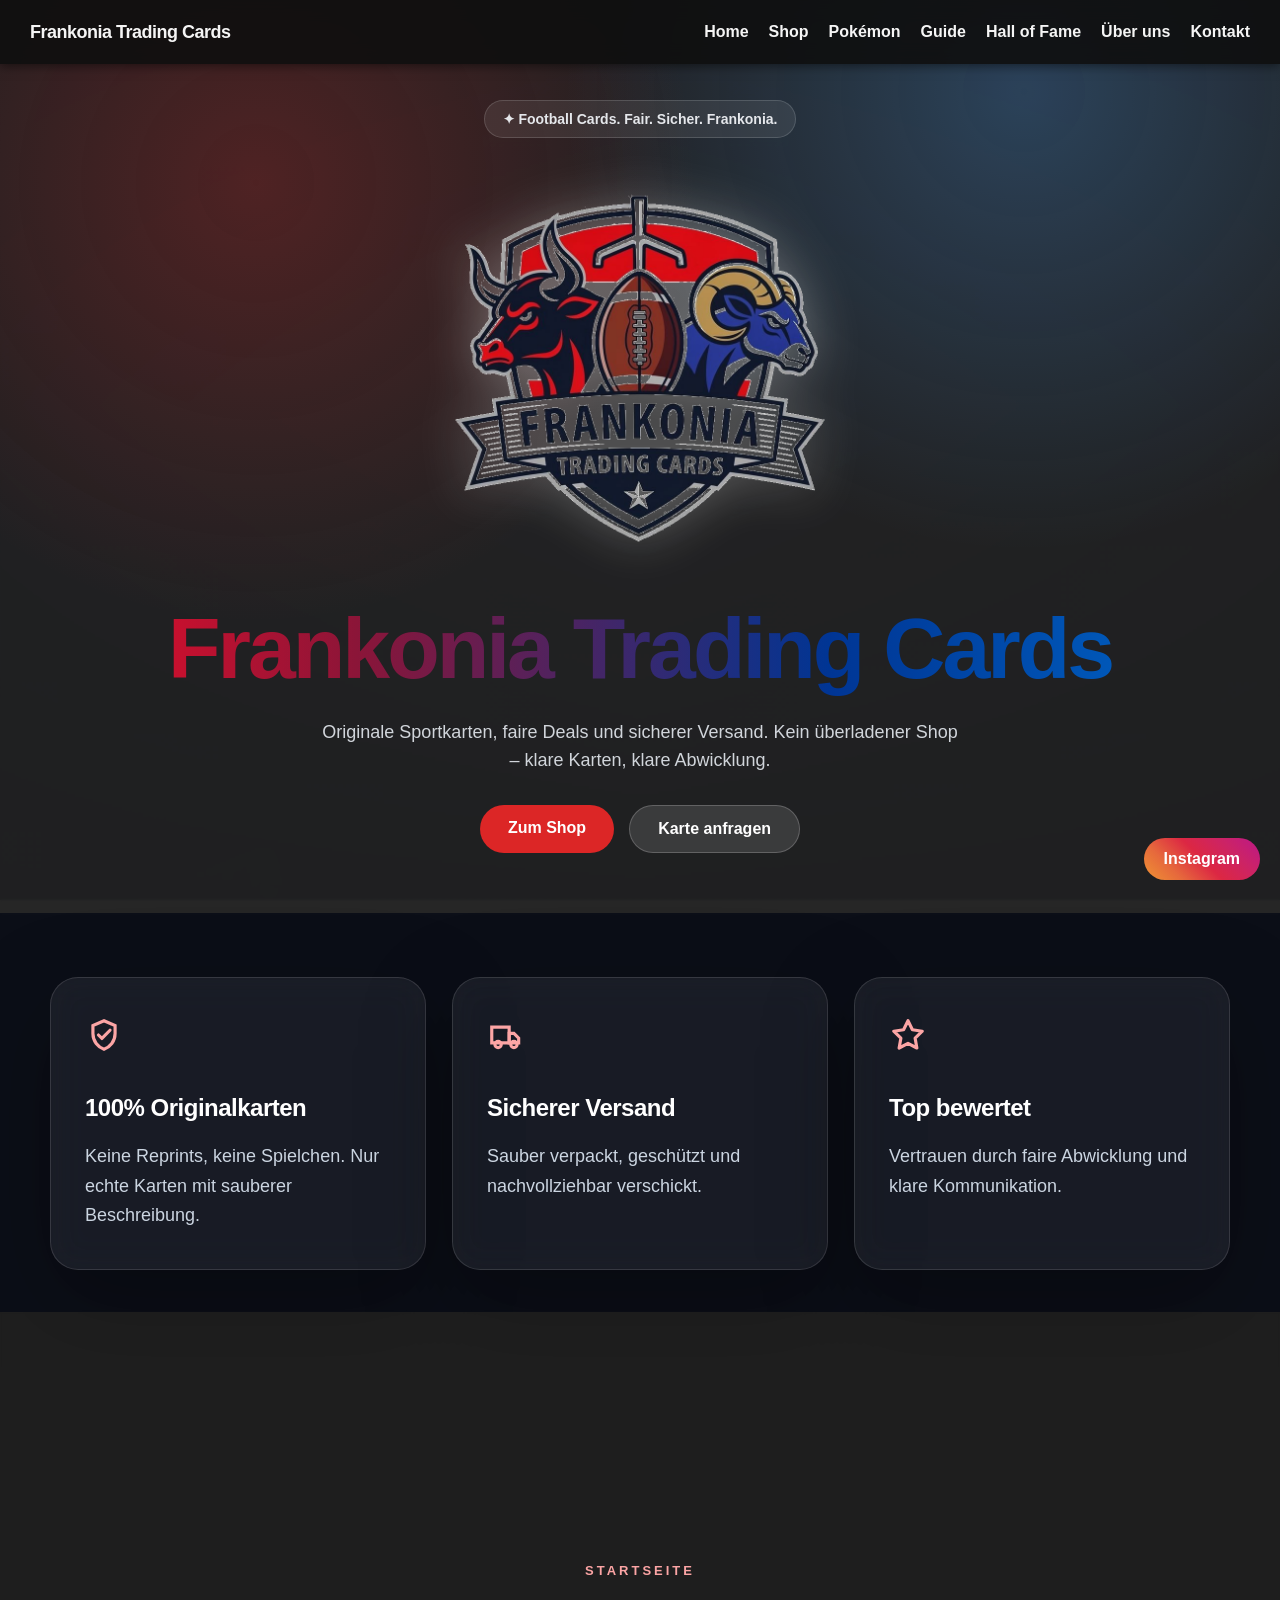
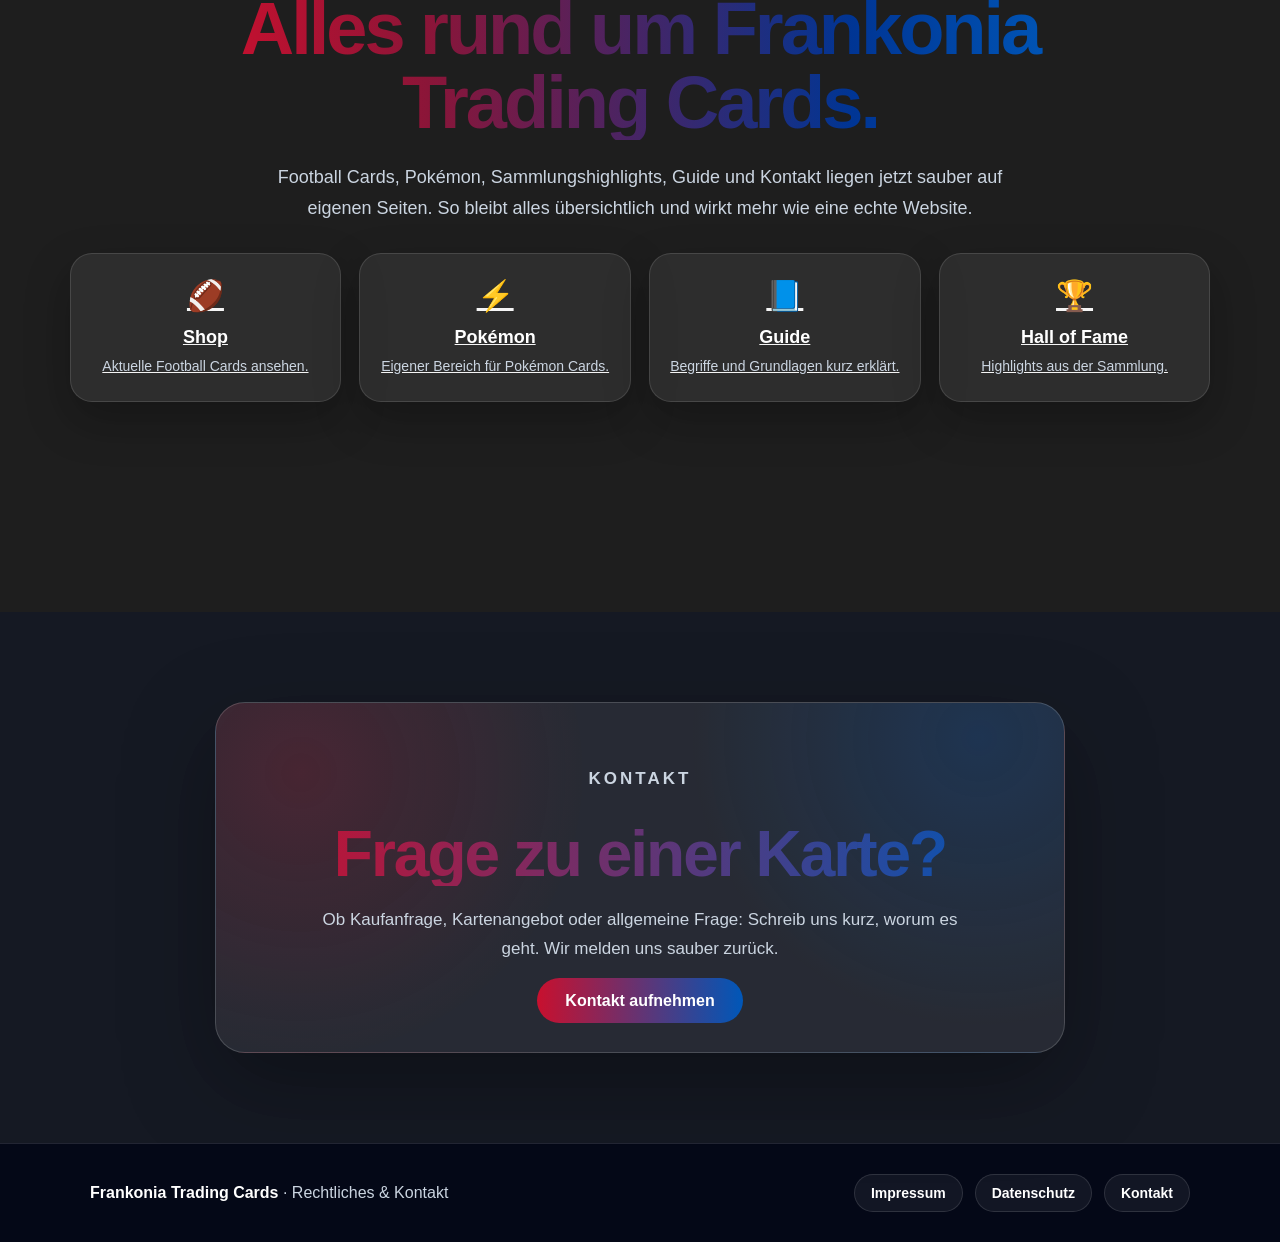
<file: index.html>
<!DOCTYPE html>
<html lang="de">
<head>
  <meta charset="UTF-8">
  <meta name="viewport" content="width=device-width, initial-scale=1.0">

  <title>Frankonia Trading Cards</title>
  <meta name="description" content="Frankonia Trading Cards – originale Sportkarten, sichere Abwicklung und starke Sammlerstücke.">

  <link rel="stylesheet" href="style.css?v=8">
  <link rel="icon" type="image/png" href="logo.png">
  <link rel="apple-touch-icon" href="logo.png">

</head>
<body>

<div class="parallax-background" aria-hidden="true">
  <div class="floating-card is-soft" style="--x: 4vw; --w: 170px; --o: .34; --r: -18deg; --ry: 16deg; --rx: 4deg; --z: -260px;" data-speed="0.23" data-start="60">
    <img src="bg-card-Rams.png" alt="">
  </div>

  <div class="floating-card is-sharp" style="--x: 18vw; --w: 210px; --o: .42; --r: 12deg; --ry: -10deg; --rx: 7deg; --z: -140px;" data-speed="0.34" data-start="240">
    <img src="bg-card-Texans.png" alt="">
  </div>

  <div class="floating-card is-soft" style="--x: 38vw; --w: 155px; --o: .28; --r: -8deg; --ry: 20deg; --rx: 0deg; --z: -320px;" data-speed="0.19" data-start="390">
    <img src="bg-football.png" alt="">
  </div>

  <div class="floating-card is-sharp" style="--x: 68vw; --w: 230px; --o: .40; --r: 17deg; --ry: -22deg; --rx: 8deg; --z: -180px;" data-speed="0.31" data-start="120">
    <img src="bg-card-Rams.png" alt="">
  </div>

  <div class="floating-card is-soft" style="--x: 82vw; --w: 165px; --o: .30; --r: -22deg; --ry: 14deg; --rx: 5deg; --z: -280px;" data-speed="0.25" data-start="510">
    <img src="bg-card-Texans.png" alt="">
  </div>
</div>

<a href="https://www.instagram.com/frankonia_trading_cards/" target="_blank" class="floating-insta">
  Instagram
</a>

<nav class="navbar">
  <a href="index.html" class="nav-brand">Frankonia Trading Cards</a>

  <button class="burger-button" id="burgerButton" aria-label="Menü öffnen">
    <span></span>
    <span></span>
    <span></span>
  </button>

  <ul class="nav-menu" id="navMenu">
    <li><a href="index.html">Home</a></li>
    <li><a href="shop.html">Shop</a></li>
    <li><a href="pokemon.html">Pokémon</a></li>
    <li><a href="guide.html">Guide</a></li>
    <li><a href="hall-of-fame.html">Hall of Fame</a></li>
    <li><a href="about.html">Über uns</a></li>
    <li><a href="kontakt.html">Kontakt</a></li>
  </ul>
</nav>

<section id="home" class="section hero">
  <div class="hero-badge">✦ Football Cards. Fair. Sicher. Frankonia.</div>

  <img src="logo.png" class="logo" id="logo" alt="Frankonia Trading Cards Logo">

  <h1>Frankonia Trading Cards</h1>

  <p class="hero-text">
    Originale Sportkarten, faire Deals und sicherer Versand.
    Kein überladener Shop – klare Karten, klare Abwicklung.
  </p>

  <div class="hero-actions">
    <a href="shop.html" class="hero-button red">Zum Shop</a>
    <a href="kontakt.html" class="hero-button dark">Karte anfragen</a>
  </div>
</section>

<section class="trust" aria-label="Vorteile">
  <article class="trust-card">
    <svg class="icon" viewBox="0 0 24 24" fill="none" aria-hidden="true">
      <path d="M12 3l7 3v5c0 5-3.2 8.6-7 10-3.8-1.4-7-5-7-10V6l7-3z" stroke="currentColor" stroke-width="2"/>
      <path d="M8.5 12l2.2 2.2L15.8 9" stroke="currentColor" stroke-width="2" stroke-linecap="round" stroke-linejoin="round"/>
    </svg>
    <h3>100% Originalkarten</h3>
    <p>Keine Reprints, keine Spielchen. Nur echte Karten mit sauberer Beschreibung.</p>
  </article>

  <article class="trust-card">
    <svg class="icon" viewBox="0 0 24 24" fill="none" aria-hidden="true">
      <path d="M3 7h11v10H3V7z" stroke="currentColor" stroke-width="2"/>
      <path d="M14 11h3l3 3v3h-6v-6z" stroke="currentColor" stroke-width="2"/>
      <path d="M7 20a2 2 0 100-4 2 2 0 000 4zM17 20a2 2 0 100-4 2 2 0 000 4z" stroke="currentColor" stroke-width="2"/>
    </svg>
    <h3>Sicherer Versand</h3>
    <p>Sauber verpackt, geschützt und nachvollziehbar verschickt.</p>
  </article>

  <article class="trust-card">
    <svg class="icon" viewBox="0 0 24 24" fill="none" aria-hidden="true">
      <path d="M12 3l2.8 5.7 6.2.9-4.5 4.4 1.1 6.2L12 17.3l-5.6 2.9 1.1-6.2L3 9.6l6.2-.9L12 3z" stroke="currentColor" stroke-width="2" stroke-linejoin="round"/>
    </svg>
    <h3>Top bewertet</h3>
    <p>Vertrauen durch faire Abwicklung und klare Kommunikation.</p>
  </article>
</section>

<section class="section about-section">
  <div class="about-wrapper">
    <p class="about-kicker">Startseite</p>
    <h2>Alles rund um Frankonia Trading Cards.</h2>
    <p class="about-intro">
      Football Cards, Pokémon, Sammlungshighlights, Guide und Kontakt liegen jetzt sauber auf eigenen Seiten.
      So bleibt alles übersichtlich und wirkt mehr wie eine echte Website.
    </p>

    <div class="about-values">
      <a class="about-value" href="shop.html">
        <span>🏈</span>
        <h4>Shop</h4>
        <p>Aktuelle Football Cards ansehen.</p>
      </a>

      <a class="about-value" href="pokemon.html">
        <span>⚡</span>
        <h4>Pokémon</h4>
        <p>Eigener Bereich für Pokémon Cards.</p>
      </a>

      <a class="about-value" href="guide.html">
        <span>📘</span>
        <h4>Guide</h4>
        <p>Begriffe und Grundlagen kurz erklärt.</p>
      </a>

      <a class="about-value" href="hall-of-fame.html">
        <span>🏆</span>
        <h4>Hall of Fame</h4>
        <p>Highlights aus der Sammlung.</p>
      </a>
    </div>
  </div>
</section>

<!-- KONTAKT TEASER -->
<section class="section home-contact-teaser">
  <div class="home-contact-box">
    <p class="contact-kicker">Kontakt</p>

    <h2>Frage zu einer Karte?</h2>

    <p>
      Ob Kaufanfrage, Kartenangebot oder allgemeine Frage:
      Schreib uns kurz, worum es geht. Wir melden uns sauber zurück.
    </p>

    <a href="kontakt.html" class="about-button primary">
      Kontakt aufnehmen
    </a>
  </div>
</section>

<footer class="legal-footer">
  <div class="legal-footer-inner">
    <p><strong>Frankonia Trading Cards</strong> · Rechtliches & Kontakt</p>

    <div class="legal-links">
      <button class="legal-link" type="button" data-modal="impressum">Impressum</button>
      <button class="legal-link" type="button" data-modal="datenschutz">Datenschutz</button>
      <button class="legal-link" type="button" data-modal="kontakt">Kontakt</button>
    </div>
  </div>
</footer>

<div class="modal-overlay" id="legalModal" role="dialog" aria-modal="true" aria-labelledby="legalModalTitle" aria-hidden="true">
  <div class="legal-modal">
    <div class="legal-modal-header">
      <h2 id="legalModalTitle">Rechtliche Informationen</h2>
      <button class="modal-close" type="button" id="legalModalClose" aria-label="Modal schließen">×</button>
    </div>

    <div class="legal-modal-body" id="legalModalBody"></div>
  </div>
</div>

<script>
const logo = document.getElementById("logo");

if (logo) {
  window.addEventListener("scroll", () => {
    let scrollY = window.scrollY;

    logo.style.transform = `
      translateY(${scrollY * 0.2}px)
      scale(${1 + scrollY * 0.0003})
    `;
  });
}

/* RECHTLICHE MODALS */
const legalModal = document.getElementById("legalModal");
const legalModalTitle = document.getElementById("legalModalTitle");
const legalModalBody = document.getElementById("legalModalBody");
const legalModalClose = document.getElementById("legalModalClose");

const legalContent = {
  impressum: {
    title: "Impressum",
    body: `
      <h3>Anbieterkennzeichnung</h3>
      <p>
        <strong>Frankonia Trading Cards</strong><br>
        Marvin Boetticher<br>
        Krokusweg 31<br>
        90513 Zirndorf<br>
        Deutschland
      </p>

      <h3>Kontakt</h3>
      <p>
        E-Mail:
        <a href="mailto:frankoniatradingcards@gmail.com">
          frankoniatradingcards@gmail.com
        </a><br>
        Instagram:
        <a href="https://www.instagram.com/frankonia_trading_cards/" target="_blank" rel="noreferrer">
          @frankonia_trading_cards
        </a><br>
        eBay:
        <a href="https://www.ebay.de/usr/frankonia_trading_cards" target="_blank" rel="noreferrer">
          frankonia_trading_cards
        </a>
      </p>

      <h3>Verantwortlich für den Inhalt</h3>
      <p>
        Marvin Boetticher<br>
        Krokusweg 31<br>
        90513 Zirndorf
      </p>

      <h3>EU-Streitschlichtung</h3>
      <p>
        Die Europäische Kommission stellt eine Plattform zur Online-Streitbeilegung bereit:
        <a href="https://ec.europa.eu/consumers/odr/" target="_blank" rel="noreferrer">
          https://ec.europa.eu/consumers/odr/
        </a>
      </p>

      <h3>Verbraucherstreitbeilegung</h3>
      <p>
        Wir sind nicht verpflichtet und nicht bereit, an Streitbeilegungsverfahren vor einer
        Verbraucherschlichtungsstelle teilzunehmen.
      </p>

      <h3>Haftung für Inhalte</h3>
      <p>
        Als Diensteanbieter sind wir für eigene Inhalte auf diesen Seiten nach den allgemeinen
        Gesetzen verantwortlich.
      </p>

      <h3>Haftung für Links</h3>
      <p>
        Diese Website enthält Links zu externen Websites Dritter, zum Beispiel Instagram und eBay.
        Für die Inhalte der verlinkten Seiten ist stets der jeweilige Anbieter oder Betreiber verantwortlich.
      </p>

      <h3>Urheberrecht</h3>
      <p>
        Die durch uns erstellten Inhalte und Werke auf dieser Website unterliegen dem deutschen Urheberrecht.
      </p>

      <p class="legal-note">
        Hinweis: Die rechtlichen Angaben wurden nach bestem Wissen erstellt und sollten bei gewerblicher Nutzung regelmäßig geprüft werden.
      </p>
    `
  },

  datenschutz: {
    title: "Datenschutzerklärung",
    body: `
      <h3>1. Datenschutz auf einen Blick</h3>
      <p>
        Die folgenden Hinweise geben einen Überblick darüber, was mit personenbezogenen Daten passiert,
        wenn diese Website besucht oder über die angebotenen Kontaktmöglichkeiten eine Anfrage gestellt wird.
      </p>

      <h3>2. Verantwortlicher</h3>
      <p>
        <strong>Frankonia Trading Cards</strong><br>
        Marvin Boetticher<br>
        Krokusweg 31<br>
        90513 Zirndorf<br>
        Deutschland<br><br>
        E-Mail:
        <a href="mailto:frankoniatradingcards@gmail.com">
          frankoniatradingcards@gmail.com
        </a>
      </p>

      <h3>3. Erfassung von Daten</h3>
      <p>
        Daten werden erhoben, wenn du sie uns mitteilst, zum Beispiel über das Kontaktformular
        oder per E-Mail. Außerdem können beim Besuch der Website technische Zugriffsdaten durch
        den Hosting-Anbieter verarbeitet werden.
      </p>

      <h3>4. Hosting</h3>
      <p>
        Diese Website wird als statische Website bereitgestellt, zum Beispiel über GitHub Pages
        oder einen vergleichbaren Hosting-Anbieter.
      </p>

      <h3>5. Kontaktformular und E-Mail-Kontakt</h3>
      <p>
        Wenn du uns kontaktierst, verarbeiten wir deine Angaben zur Bearbeitung deiner Anfrage.
        Dazu gehören insbesondere Name, E-Mail-Adresse, Anfrageart und Nachricht.
      </p>

      <h3>6. Externe Links</h3>
      <p>
        Diese Website enthält Links zu externen Plattformen wie eBay und Instagram.
        Für die dortige Datenverarbeitung ist der jeweilige Anbieter verantwortlich.
      </p>

      <h3>7. Cookies und Tracking</h3>
      <p>
        Diese Website verwendet im aktuellen Stand keine eigenen Tracking-Cookies und keine Analyse-Tools wie Google Analytics.
      </p>

      <h3>8. Deine Rechte</h3>
      <ul>
        <li>Recht auf Auskunft</li>
        <li>Recht auf Berichtigung</li>
        <li>Recht auf Löschung</li>
        <li>Recht auf Einschränkung der Verarbeitung</li>
        <li>Recht auf Datenübertragbarkeit</li>
        <li>Recht auf Widerspruch</li>
        <li>Recht auf Beschwerde bei einer Datenschutzaufsichtsbehörde</li>
      </ul>

      <h3>9. Widerspruch gegen Werbe-E-Mails</h3>
      <p>
        Der Nutzung der im Impressum veröffentlichten Kontaktdaten zur Übersendung von nicht ausdrücklich angeforderter Werbung wird widersprochen.
      </p>

      <p class="legal-note">
        Diese Vorlage ist auf deinen aktuellen statischen Website-Stand zugeschnitten. Wenn du später Zahlungsdienste, Newsletter, Tracking oder Widgets einbaust, muss die Datenschutzerklärung erweitert werden.
      </p>
    `
  },

  kontakt: {
    title: "Kontakt",
    body: `
      <h3>Frankonia Trading Cards</h3>
      <p>
        Für Fragen zu Karten, Verkäufen, Ankauf, Versand oder Pokémon- und Football-Anfragen erreichst du uns über folgende Wege:
      </p>

      <h3>E-Mail</h3>
      <p>
        <a href="mailto:frankoniatradingcards@gmail.com">
          frankoniatradingcards@gmail.com
        </a>
      </p>

      <h3>Instagram</h3>
      <p>
        <a href="https://www.instagram.com/frankonia_trading_cards/" target="_blank" rel="noreferrer">
          @frankonia_trading_cards
        </a>
      </p>

      <h3>eBay</h3>
      <p>
        <a href="https://www.ebay.de/usr/frankonia_trading_cards" target="_blank" rel="noreferrer">
          frankonia_trading_cards auf eBay
        </a>
      </p>
    `
  }
};

function openLegalModal(type) {
  if (!legalModal || !legalModalTitle || !legalModalBody) return;

  const content = legalContent[type];

  if (!content) return;

  legalModalTitle.textContent = content.title;
  legalModalBody.innerHTML = content.body;
  legalModal.classList.add("active");
  legalModal.setAttribute("aria-hidden", "false");
  document.body.style.overflow = "hidden";
}

function closeLegalModal() {
  if (!legalModal) return;

  legalModal.classList.remove("active");
  legalModal.setAttribute("aria-hidden", "true");
  document.body.style.overflow = "";
}

document.querySelectorAll("[data-modal]").forEach(button => {
  button.addEventListener("click", () => {
    openLegalModal(button.dataset.modal);
  });
});

if (legalModalClose) {
  legalModalClose.addEventListener("click", closeLegalModal);
}

if (legalModal) {
  legalModal.addEventListener("click", e => {
    if (e.target === legalModal) {
      closeLegalModal();
    }
  });
}

document.addEventListener("keydown", e => {
  if (e.key === "Escape" && legalModal && legalModal.classList.contains("active")) {
    closeLegalModal();
  }
});

/* PARALLAX BACKGROUND */
(() => {
  const prefersReducedMotion = window.matchMedia("(prefers-reduced-motion: reduce)").matches;
  const floatingCards = Array.from(document.querySelectorAll(".floating-card"));

  if (!floatingCards.length || prefersReducedMotion) return;

  function updateParallax() {
    const scrollY = window.scrollY || window.pageYOffset;
    const viewportH = window.innerHeight;

    floatingCards.forEach((card) => {
      const speed = Number(card.dataset.speed || 0.25);
      const start = Number(card.dataset.start || 0);

      const y = viewportH + start - scrollY * (speed * 3.2);
      const drift = Math.sin((scrollY + start) * 0.003) * 28;
      const tilt = Math.sin((scrollY + start) * 0.002) * 7;

      const styles = getComputedStyle(card);
      const rotate = styles.getPropertyValue("--r").trim();
      const rotateY = styles.getPropertyValue("--ry").trim();
      const rotateX = styles.getPropertyValue("--rx").trim();
      const z = styles.getPropertyValue("--z").trim();

      card.style.transform =
        `translate3d(${drift}px, ${y}px, ${z}) rotate(calc(${rotate} + ${tilt}deg)) rotateY(${rotateY}) rotateX(${rotateX})`;
    });
  }

  let ticking = false;

  function requestParallaxUpdate() {
    if (ticking) return;

    ticking = true;

    requestAnimationFrame(() => {
      updateParallax();
      ticking = false;
    });
  }

  window.addEventListener("scroll", requestParallaxUpdate, { passive: true });
  window.addEventListener("resize", requestParallaxUpdate);

  updateParallax();
})();

/* BURGER MENU */
const burgerButton = document.getElementById("burgerButton");
const navMenu = document.getElementById("navMenu");

if (burgerButton && navMenu) {
  burgerButton.addEventListener("click", () => {
    burgerButton.classList.toggle("active");
    navMenu.classList.toggle("active");
  });

  navMenu.querySelectorAll("a").forEach(link => {
    link.addEventListener("click", () => {
      burgerButton.classList.remove("active");
      navMenu.classList.remove("active");
    });
  });
}
</script>

</body>
</html>
</file>
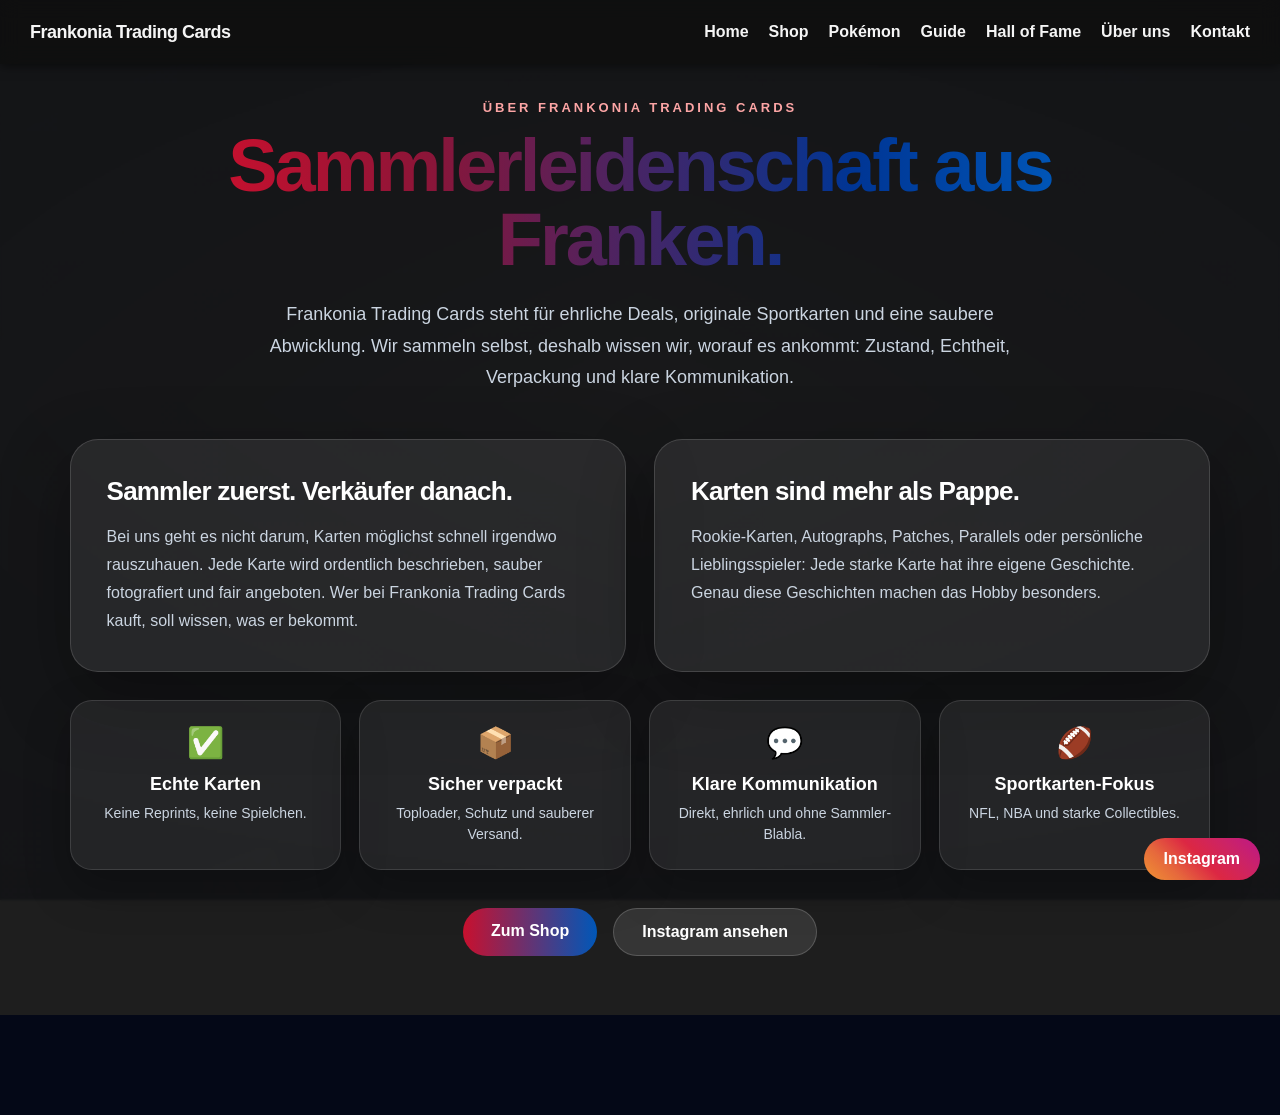
<file: about.html>
<!DOCTYPE html>
<html lang="de">
<head>
  <meta charset="UTF-8">
  <meta name="viewport" content="width=device-width, initial-scale=1.0">

  <title>Über uns | Frankonia Trading Cards</title>
  <meta name="description" content="Über Frankonia Trading Cards – Sammlerleidenschaft, echte Karten und faire Abwicklung.">

  <link rel="stylesheet" href="style.css?v=8">
  <link rel="icon" type="image/png" href="logo.png">
  <link rel="apple-touch-icon" href="logo.png">

</head>
<body>

<div class="parallax-background" aria-hidden="true">
  <div class="floating-card is-soft" style="--x: 4vw; --w: 170px; --o: .34; --r: -18deg; --ry: 16deg; --rx: 4deg; --z: -260px;" data-speed="0.23" data-start="60">
    <img src="bg-card-Rams.png" alt="">
  </div>

  <div class="floating-card is-sharp" style="--x: 18vw; --w: 210px; --o: .42; --r: 12deg; --ry: -10deg; --rx: 7deg; --z: -140px;" data-speed="0.34" data-start="240">
    <img src="bg-card-Texans.png" alt="">
  </div>

  <div class="floating-card is-soft" style="--x: 38vw; --w: 155px; --o: .28; --r: -8deg; --ry: 20deg; --rx: 0deg; --z: -320px;" data-speed="0.19" data-start="390">
    <img src="bg-football.png" alt="">
  </div>

  <div class="floating-card is-sharp" style="--x: 68vw; --w: 230px; --o: .40; --r: 17deg; --ry: -22deg; --rx: 8deg; --z: -180px;" data-speed="0.31" data-start="120">
    <img src="bg-card-Rams.png" alt="">
  </div>

  <div class="floating-card is-soft" style="--x: 82vw; --w: 165px; --o: .30; --r: -22deg; --ry: 14deg; --rx: 5deg; --z: -280px;" data-speed="0.25" data-start="510">
    <img src="bg-card-Texans.png" alt="">
  </div>
</div>

<a href="https://www.instagram.com/frankonia_trading_cards/" target="_blank" class="floating-insta">
  Instagram
</a>

<nav class="navbar">
  <a href="index.html" class="nav-brand">Frankonia Trading Cards</a>

  <button class="burger-button" id="burgerButton" aria-label="Menü öffnen">
    <span></span>
    <span></span>
    <span></span>
  </button>

  <ul class="nav-menu" id="navMenu">
    <li><a href="index.html">Home</a></li>
    <li><a href="shop.html">Shop</a></li>
    <li><a href="pokemon.html">Pokémon</a></li>
    <li><a href="guide.html">Guide</a></li>
    <li><a href="hall-of-fame.html">Hall of Fame</a></li>
    <li><a href="about.html">Über uns</a></li>
    <li><a href="kontakt.html">Kontakt</a></li>
  </ul>
</nav>

<section id="about" class="section about-section">
  <div class="about-wrapper">
    <p class="about-kicker">Über Frankonia Trading Cards</p>
    <h2>Sammlerleidenschaft aus Franken.</h2>

    <p class="about-intro">
      Frankonia Trading Cards steht für ehrliche Deals, originale Sportkarten und eine saubere Abwicklung.
      Wir sammeln selbst, deshalb wissen wir, worauf es ankommt: Zustand, Echtheit, Verpackung und klare Kommunikation.
    </p>

    <div class="about-grid">
      <div class="about-box about-box-large">
        <h3>Sammler zuerst. Verkäufer danach.</h3>
        <p>
          Bei uns geht es nicht darum, Karten möglichst schnell irgendwo rauszuhauen.
          Jede Karte wird ordentlich beschrieben, sauber fotografiert und fair angeboten.
          Wer bei Frankonia Trading Cards kauft, soll wissen, was er bekommt.
        </p>
      </div>

      <div class="about-box about-box-large">
        <h3>Karten sind mehr als Pappe.</h3>
        <p>
          Rookie-Karten, Autographs, Patches, Parallels oder persönliche Lieblingsspieler:
          Jede starke Karte hat ihre eigene Geschichte. Genau diese Geschichten machen das Hobby besonders.
        </p>
      </div>
    </div>

    <div class="about-values">
      <div class="about-value">
        <span>✅</span>
        <h4>Echte Karten</h4>
        <p>Keine Reprints, keine Spielchen.</p>
      </div>

      <div class="about-value">
        <span>📦</span>
        <h4>Sicher verpackt</h4>
        <p>Toploader, Schutz und sauberer Versand.</p>
      </div>

      <div class="about-value">
        <span>💬</span>
        <h4>Klare Kommunikation</h4>
        <p>Direkt, ehrlich und ohne Sammler-Blabla.</p>
      </div>

      <div class="about-value">
        <span>🏈</span>
        <h4>Sportkarten-Fokus</h4>
        <p>NFL, NBA und starke Collectibles.</p>
      </div>
    </div>

    <div class="about-cta">
      <a href="shop.html" class="about-button primary">Zum Shop</a>
      <a href="https://www.instagram.com/frankonia_trading_cards/" target="_blank" class="about-button secondary">
        Instagram ansehen
      </a>
    </div>
  </div>
</section>

<footer class="legal-footer">
  <div class="legal-footer-inner">
    <p><strong>Frankonia Trading Cards</strong> · Rechtliches & Kontakt</p>

    <div class="legal-links">
      <button class="legal-link" type="button" data-modal="impressum">Impressum</button>
      <button class="legal-link" type="button" data-modal="datenschutz">Datenschutz</button>
      <button class="legal-link" type="button" data-modal="kontakt">Kontakt</button>
    </div>
  </div>
</footer>

<div class="modal-overlay" id="legalModal" role="dialog" aria-modal="true" aria-labelledby="legalModalTitle" aria-hidden="true">
  <div class="legal-modal">
    <div class="legal-modal-header">
      <h2 id="legalModalTitle">Rechtliche Informationen</h2>
      <button class="modal-close" type="button" id="legalModalClose" aria-label="Modal schließen">×</button>
    </div>

    <div class="legal-modal-body" id="legalModalBody"></div>
  </div>
</div>

<script>
/* RECHTLICHE MODALS */
const legalModal = document.getElementById("legalModal");
const legalModalTitle = document.getElementById("legalModalTitle");
const legalModalBody = document.getElementById("legalModalBody");
const legalModalClose = document.getElementById("legalModalClose");

const legalContent = {
  impressum: {
    title: "Impressum",
    body: `
      <h3>Anbieterkennzeichnung</h3>
      <p>
        <strong>Frankonia Trading Cards</strong><br>
        Marvin Boetticher<br>
        Krokusweg 31<br>
        90513 Zirndorf<br>
        Deutschland
      </p>

      <h3>Kontakt</h3>
      <p>
        E-Mail:
        <a href="mailto:frankoniatradingcards@gmail.com">
          frankoniatradingcards@gmail.com
        </a><br>
        Instagram:
        <a href="https://www.instagram.com/frankonia_trading_cards/" target="_blank" rel="noreferrer">
          @frankonia_trading_cards
        </a><br>
        eBay:
        <a href="https://www.ebay.de/usr/frankonia_trading_cards" target="_blank" rel="noreferrer">
          frankonia_trading_cards
        </a>
      </p>

      <h3>Verantwortlich für den Inhalt</h3>
      <p>
        Marvin Boetticher<br>
        Krokusweg 31<br>
        90513 Zirndorf
      </p>

      <h3>EU-Streitschlichtung</h3>
      <p>
        Die Europäische Kommission stellt eine Plattform zur Online-Streitbeilegung bereit:
        <a href="https://ec.europa.eu/consumers/odr/" target="_blank" rel="noreferrer">
          https://ec.europa.eu/consumers/odr/
        </a>
      </p>

      <h3>Verbraucherstreitbeilegung</h3>
      <p>
        Wir sind nicht verpflichtet und nicht bereit, an Streitbeilegungsverfahren vor einer
        Verbraucherschlichtungsstelle teilzunehmen.
      </p>

      <h3>Haftung für Inhalte</h3>
      <p>
        Als Diensteanbieter sind wir für eigene Inhalte auf diesen Seiten nach den allgemeinen
        Gesetzen verantwortlich.
      </p>

      <h3>Haftung für Links</h3>
      <p>
        Diese Website enthält Links zu externen Websites Dritter, zum Beispiel Instagram und eBay.
        Für die Inhalte der verlinkten Seiten ist stets der jeweilige Anbieter oder Betreiber verantwortlich.
      </p>

      <h3>Urheberrecht</h3>
      <p>
        Die durch uns erstellten Inhalte und Werke auf dieser Website unterliegen dem deutschen Urheberrecht.
      </p>

      <p class="legal-note">
        Hinweis: Die rechtlichen Angaben wurden nach bestem Wissen erstellt und sollten bei gewerblicher Nutzung regelmäßig geprüft werden.
      </p>
    `
  },

  datenschutz: {
    title: "Datenschutzerklärung",
    body: `
      <h3>1. Datenschutz auf einen Blick</h3>
      <p>
        Die folgenden Hinweise geben einen Überblick darüber, was mit personenbezogenen Daten passiert,
        wenn diese Website besucht oder über die angebotenen Kontaktmöglichkeiten eine Anfrage gestellt wird.
      </p>

      <h3>2. Verantwortlicher</h3>
      <p>
        <strong>Frankonia Trading Cards</strong><br>
        Marvin Boetticher<br>
        Krokusweg 31<br>
        90513 Zirndorf<br>
        Deutschland<br><br>
        E-Mail:
        <a href="mailto:frankoniatradingcards@gmail.com">
          frankoniatradingcards@gmail.com
        </a>
      </p>

      <h3>3. Erfassung von Daten</h3>
      <p>
        Daten werden erhoben, wenn du sie uns mitteilst, zum Beispiel über das Kontaktformular
        oder per E-Mail. Außerdem können beim Besuch der Website technische Zugriffsdaten durch
        den Hosting-Anbieter verarbeitet werden.
      </p>

      <h3>4. Hosting</h3>
      <p>
        Diese Website wird als statische Website bereitgestellt, zum Beispiel über GitHub Pages
        oder einen vergleichbaren Hosting-Anbieter.
      </p>

      <h3>5. Kontaktformular und E-Mail-Kontakt</h3>
      <p>
        Wenn du uns kontaktierst, verarbeiten wir deine Angaben zur Bearbeitung deiner Anfrage.
        Dazu gehören insbesondere Name, E-Mail-Adresse, Anfrageart und Nachricht.
      </p>

      <h3>6. Externe Links</h3>
      <p>
        Diese Website enthält Links zu externen Plattformen wie eBay und Instagram.
        Für die dortige Datenverarbeitung ist der jeweilige Anbieter verantwortlich.
      </p>

      <h3>7. Cookies und Tracking</h3>
      <p>
        Diese Website verwendet im aktuellen Stand keine eigenen Tracking-Cookies und keine Analyse-Tools wie Google Analytics.
      </p>

      <h3>8. Deine Rechte</h3>
      <ul>
        <li>Recht auf Auskunft</li>
        <li>Recht auf Berichtigung</li>
        <li>Recht auf Löschung</li>
        <li>Recht auf Einschränkung der Verarbeitung</li>
        <li>Recht auf Datenübertragbarkeit</li>
        <li>Recht auf Widerspruch</li>
        <li>Recht auf Beschwerde bei einer Datenschutzaufsichtsbehörde</li>
      </ul>

      <h3>9. Widerspruch gegen Werbe-E-Mails</h3>
      <p>
        Der Nutzung der im Impressum veröffentlichten Kontaktdaten zur Übersendung von nicht ausdrücklich angeforderter Werbung wird widersprochen.
      </p>

      <p class="legal-note">
        Diese Vorlage ist auf deinen aktuellen statischen Website-Stand zugeschnitten. Wenn du später Zahlungsdienste, Newsletter, Tracking oder Widgets einbaust, muss die Datenschutzerklärung erweitert werden.
      </p>
    `
  },

  kontakt: {
    title: "Kontakt",
    body: `
      <h3>Frankonia Trading Cards</h3>
      <p>
        Für Fragen zu Karten, Verkäufen, Ankauf, Versand oder Pokémon- und Football-Anfragen erreichst du uns über folgende Wege:
      </p>

      <h3>E-Mail</h3>
      <p>
        <a href="mailto:frankoniatradingcards@gmail.com">
          frankoniatradingcards@gmail.com
        </a>
      </p>

      <h3>Instagram</h3>
      <p>
        <a href="https://www.instagram.com/frankonia_trading_cards/" target="_blank" rel="noreferrer">
          @frankonia_trading_cards
        </a>
      </p>

      <h3>eBay</h3>
      <p>
        <a href="https://www.ebay.de/usr/frankonia_trading_cards" target="_blank" rel="noreferrer">
          frankonia_trading_cards auf eBay
        </a>
      </p>
    `
  }
};

function openLegalModal(type) {
  if (!legalModal || !legalModalTitle || !legalModalBody) return;

  const content = legalContent[type];

  if (!content) return;

  legalModalTitle.textContent = content.title;
  legalModalBody.innerHTML = content.body;
  legalModal.classList.add("active");
  legalModal.setAttribute("aria-hidden", "false");
  document.body.style.overflow = "hidden";
}

function closeLegalModal() {
  if (!legalModal) return;

  legalModal.classList.remove("active");
  legalModal.setAttribute("aria-hidden", "true");
  document.body.style.overflow = "";
}

document.querySelectorAll("[data-modal]").forEach(button => {
  button.addEventListener("click", () => {
    openLegalModal(button.dataset.modal);
  });
});

if (legalModalClose) {
  legalModalClose.addEventListener("click", closeLegalModal);
}

if (legalModal) {
  legalModal.addEventListener("click", e => {
    if (e.target === legalModal) {
      closeLegalModal();
    }
  });
}

document.addEventListener("keydown", e => {
  if (e.key === "Escape" && legalModal && legalModal.classList.contains("active")) {
    closeLegalModal();
  }
});

/* PARALLAX BACKGROUND */
(() => {
  const prefersReducedMotion = window.matchMedia("(prefers-reduced-motion: reduce)").matches;
  const floatingCards = Array.from(document.querySelectorAll(".floating-card"));

  if (!floatingCards.length || prefersReducedMotion) return;

  function updateParallax() {
    const scrollY = window.scrollY || window.pageYOffset;
    const viewportH = window.innerHeight;

    floatingCards.forEach((card) => {
      const speed = Number(card.dataset.speed || 0.25);
      const start = Number(card.dataset.start || 0);

      const y = viewportH + start - scrollY * (speed * 3.2);
      const drift = Math.sin((scrollY + start) * 0.003) * 28;
      const tilt = Math.sin((scrollY + start) * 0.002) * 7;

      const styles = getComputedStyle(card);
      const rotate = styles.getPropertyValue("--r").trim();
      const rotateY = styles.getPropertyValue("--ry").trim();
      const rotateX = styles.getPropertyValue("--rx").trim();
      const z = styles.getPropertyValue("--z").trim();

      card.style.transform =
        `translate3d(${drift}px, ${y}px, ${z}) rotate(calc(${rotate} + ${tilt}deg)) rotateY(${rotateY}) rotateX(${rotateX})`;
    });
  }

  let ticking = false;

  function requestParallaxUpdate() {
    if (ticking) return;

    ticking = true;

    requestAnimationFrame(() => {
      updateParallax();
      ticking = false;
    });
  }

  window.addEventListener("scroll", requestParallaxUpdate, { passive: true });
  window.addEventListener("resize", requestParallaxUpdate);

  updateParallax();
})();
</script>
<script>
/* BURGER MENU */
const burgerButton = document.getElementById("burgerButton");
const navMenu = document.getElementById("navMenu");

if (burgerButton && navMenu) {
  burgerButton.addEventListener("click", () => {
    burgerButton.classList.toggle("active");
    navMenu.classList.toggle("active");
  });

  navMenu.querySelectorAll("a").forEach(link => {
    link.addEventListener("click", () => {
      burgerButton.classList.remove("active");
      navMenu.classList.remove("active");
    });
  });
}
</script>
</body>
</html>
</file>
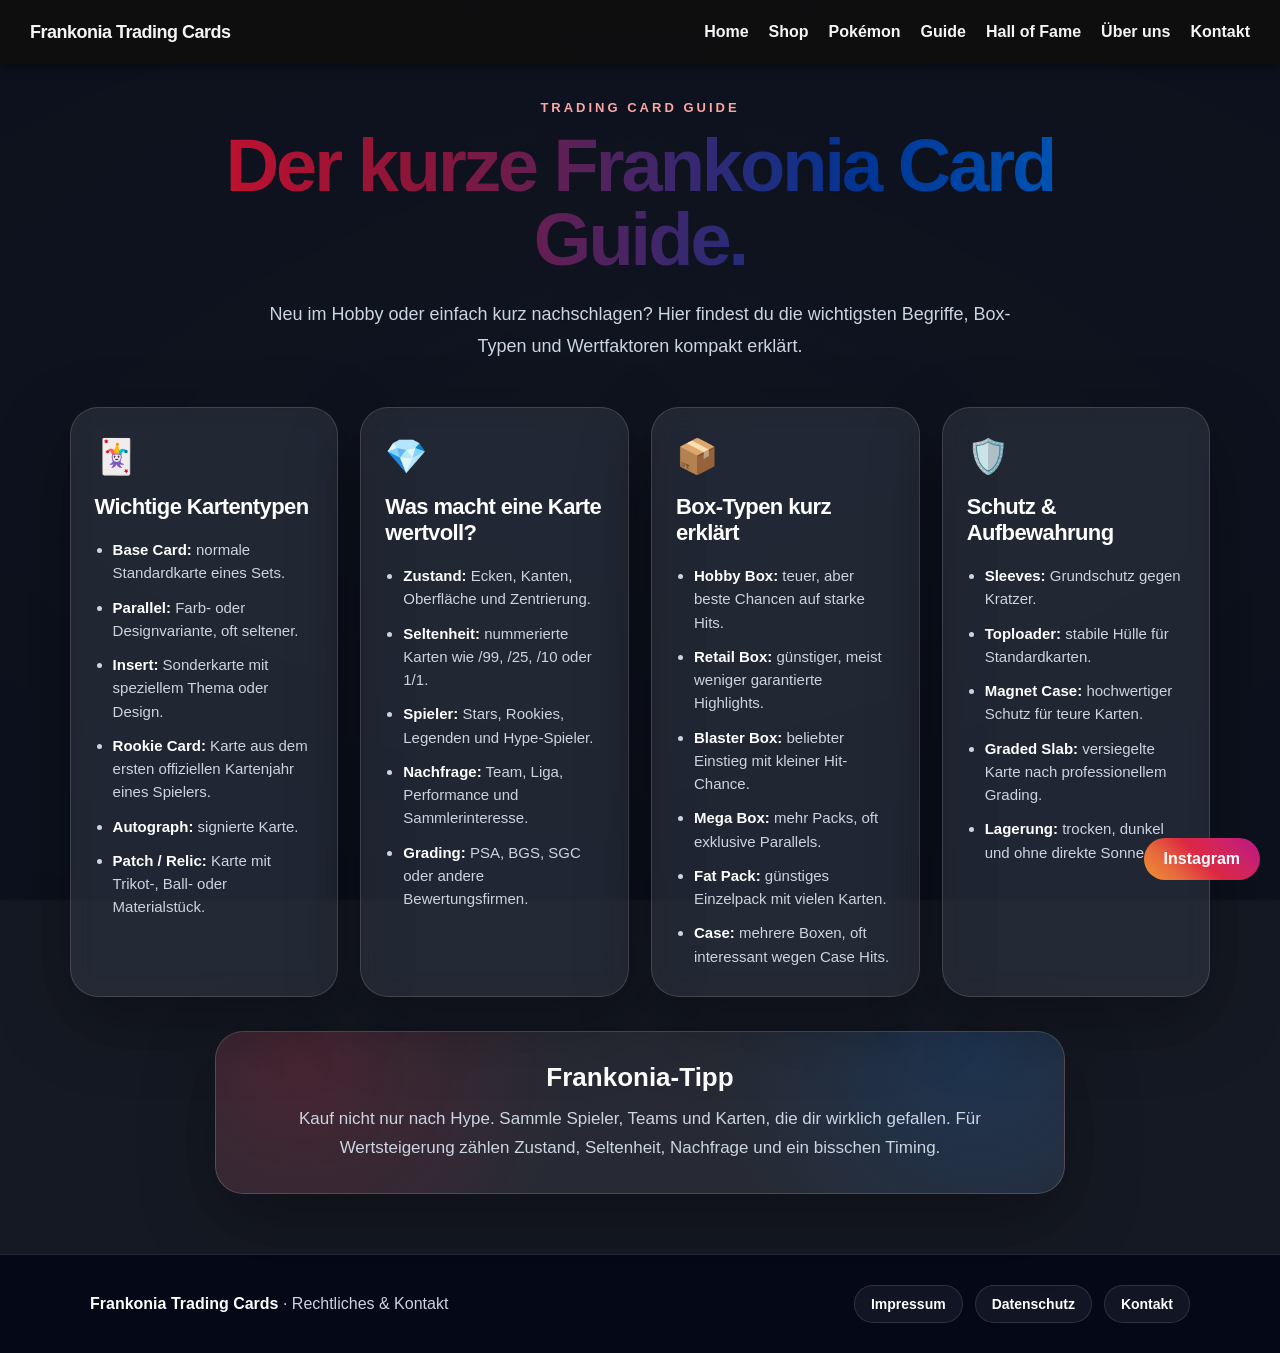
<file: guide.html>
<!DOCTYPE html>
<html lang="de">
<head>
  <meta charset="UTF-8">
  <meta name="viewport" content="width=device-width, initial-scale=1.0">

  <title>Trading Card Guide | Frankonia Trading Cards</title>
  <meta name="description" content="Frankonia Trading Card Guide – Kartentypen, Boxen, Wertfaktoren und Schutz kurz erklärt.">

  <link rel="stylesheet" href="style.css?v=8">
  <link rel="icon" type="image/png" href="logo.png">
  <link rel="apple-touch-icon" href="logo.png">

</head>
<body>

<div class="parallax-background" aria-hidden="true">
  <div class="floating-card is-soft" style="--x: 4vw; --w: 170px; --o: .34; --r: -18deg; --ry: 16deg; --rx: 4deg; --z: -260px;" data-speed="0.23" data-start="60">
    <img src="bg-card-Rams.png" alt="">
  </div>

  <div class="floating-card is-sharp" style="--x: 18vw; --w: 210px; --o: .42; --r: 12deg; --ry: -10deg; --rx: 7deg; --z: -140px;" data-speed="0.34" data-start="240">
    <img src="bg-card-Texans.png" alt="">
  </div>

  <div class="floating-card is-soft" style="--x: 38vw; --w: 155px; --o: .28; --r: -8deg; --ry: 20deg; --rx: 0deg; --z: -320px;" data-speed="0.19" data-start="390">
    <img src="bg-football.png" alt="">
  </div>

  <div class="floating-card is-sharp" style="--x: 68vw; --w: 230px; --o: .40; --r: 17deg; --ry: -22deg; --rx: 8deg; --z: -180px;" data-speed="0.31" data-start="120">
    <img src="bg-card-Rams.png" alt="">
  </div>

  <div class="floating-card is-soft" style="--x: 82vw; --w: 165px; --o: .30; --r: -22deg; --ry: 14deg; --rx: 5deg; --z: -280px;" data-speed="0.25" data-start="510">
    <img src="bg-card-Texans.png" alt="">
  </div>
</div>

<a href="https://www.instagram.com/frankonia_trading_cards/" target="_blank" class="floating-insta">
  Instagram
</a>

<nav class="navbar">
  <a href="index.html" class="nav-brand">Frankonia Trading Cards</a>

  <button class="burger-button" id="burgerButton" aria-label="Menü öffnen">
    <span></span>
    <span></span>
    <span></span>
  </button>

  <ul class="nav-menu" id="navMenu">
    <li><a href="index.html">Home</a></li>
    <li><a href="shop.html">Shop</a></li>
    <li><a href="pokemon.html">Pokémon</a></li>
    <li><a href="guide.html">Guide</a></li>
    <li><a href="hall-of-fame.html">Hall of Fame</a></li>
    <li><a href="about.html">Über uns</a></li>
    <li><a href="kontakt.html">Kontakt</a></li>
  </ul>
</nav>

<section id="guide" class="section guide-section">
  <div class="guide-wrapper">
    <p class="guide-kicker">Trading Card Guide</p>
    <h2>Der kurze Frankonia Card Guide.</h2>

    <p class="guide-intro">
      Neu im Hobby oder einfach kurz nachschlagen? Hier findest du die wichtigsten Begriffe,
      Box-Typen und Wertfaktoren kompakt erklärt.
    </p>

    <div class="guide-grid">
      <article class="guide-card">
        <span>🃏</span>
        <h3>Wichtige Kartentypen</h3>
        <ul>
          <li><strong>Base Card:</strong> normale Standardkarte eines Sets.</li>
          <li><strong>Parallel:</strong> Farb- oder Designvariante, oft seltener.</li>
          <li><strong>Insert:</strong> Sonderkarte mit speziellem Thema oder Design.</li>
          <li><strong>Rookie Card:</strong> Karte aus dem ersten offiziellen Kartenjahr eines Spielers.</li>
          <li><strong>Autograph:</strong> signierte Karte.</li>
          <li><strong>Patch / Relic:</strong> Karte mit Trikot-, Ball- oder Materialstück.</li>
        </ul>
      </article>

      <article class="guide-card">
        <span>💎</span>
        <h3>Was macht eine Karte wertvoll?</h3>
        <ul>
          <li><strong>Zustand:</strong> Ecken, Kanten, Oberfläche und Zentrierung.</li>
          <li><strong>Seltenheit:</strong> nummerierte Karten wie /99, /25, /10 oder 1/1.</li>
          <li><strong>Spieler:</strong> Stars, Rookies, Legenden und Hype-Spieler.</li>
          <li><strong>Nachfrage:</strong> Team, Liga, Performance und Sammlerinteresse.</li>
          <li><strong>Grading:</strong> PSA, BGS, SGC oder andere Bewertungsfirmen.</li>
        </ul>
      </article>

      <article class="guide-card">
        <span>📦</span>
        <h3>Box-Typen kurz erklärt</h3>
        <ul>
          <li><strong>Hobby Box:</strong> teuer, aber beste Chancen auf starke Hits.</li>
          <li><strong>Retail Box:</strong> günstiger, meist weniger garantierte Highlights.</li>
          <li><strong>Blaster Box:</strong> beliebter Einstieg mit kleiner Hit-Chance.</li>
          <li><strong>Mega Box:</strong> mehr Packs, oft exklusive Parallels.</li>
          <li><strong>Fat Pack:</strong> günstiges Einzelpack mit vielen Karten.</li>
          <li><strong>Case:</strong> mehrere Boxen, oft interessant wegen Case Hits.</li>
        </ul>
      </article>

      <article class="guide-card">
        <span>🛡️</span>
        <h3>Schutz & Aufbewahrung</h3>
        <ul>
          <li><strong>Sleeves:</strong> Grundschutz gegen Kratzer.</li>
          <li><strong>Toploader:</strong> stabile Hülle für Standardkarten.</li>
          <li><strong>Magnet Case:</strong> hochwertiger Schutz für teure Karten.</li>
          <li><strong>Graded Slab:</strong> versiegelte Karte nach professionellem Grading.</li>
          <li><strong>Lagerung:</strong> trocken, dunkel und ohne direkte Sonne.</li>
        </ul>
      </article>
    </div>

    <div class="guide-tip-box">
      <h3>Frankonia-Tipp</h3>
      <p>
        Kauf nicht nur nach Hype. Sammle Spieler, Teams und Karten, die dir wirklich gefallen.
        Für Wertsteigerung zählen Zustand, Seltenheit, Nachfrage und ein bisschen Timing.
      </p>
    </div>
  </div>
</section>

<footer class="legal-footer">
  <div class="legal-footer-inner">
    <p><strong>Frankonia Trading Cards</strong> · Rechtliches & Kontakt</p>

    <div class="legal-links">
      <button class="legal-link" type="button" data-modal="impressum">Impressum</button>
      <button class="legal-link" type="button" data-modal="datenschutz">Datenschutz</button>
      <button class="legal-link" type="button" data-modal="kontakt">Kontakt</button>
    </div>
  </div>
</footer>

<div class="modal-overlay" id="legalModal" role="dialog" aria-modal="true" aria-labelledby="legalModalTitle" aria-hidden="true">
  <div class="legal-modal">
    <div class="legal-modal-header">
      <h2 id="legalModalTitle">Rechtliche Informationen</h2>
      <button class="modal-close" type="button" id="legalModalClose" aria-label="Modal schließen">×</button>
    </div>

    <div class="legal-modal-body" id="legalModalBody"></div>
  </div>
</div>

<script>
/* RECHTLICHE MODALS */
const legalModal = document.getElementById("legalModal");
const legalModalTitle = document.getElementById("legalModalTitle");
const legalModalBody = document.getElementById("legalModalBody");
const legalModalClose = document.getElementById("legalModalClose");

const legalContent = {
  impressum: {
    title: "Impressum",
    body: `
      <h3>Anbieterkennzeichnung</h3>
      <p>
        <strong>Frankonia Trading Cards</strong><br>
        Marvin Boetticher<br>
        Krokusweg 31<br>
        90513 Zirndorf<br>
        Deutschland
      </p>

      <h3>Kontakt</h3>
      <p>
        E-Mail:
        <a href="mailto:frankoniatradingcards@gmail.com">
          frankoniatradingcards@gmail.com
        </a><br>
        Instagram:
        <a href="https://www.instagram.com/frankonia_trading_cards/" target="_blank" rel="noreferrer">
          @frankonia_trading_cards
        </a><br>
        eBay:
        <a href="https://www.ebay.de/usr/frankonia_trading_cards" target="_blank" rel="noreferrer">
          frankonia_trading_cards
        </a>
      </p>

      <h3>Verantwortlich für den Inhalt</h3>
      <p>
        Marvin Boetticher<br>
        Krokusweg 31<br>
        90513 Zirndorf
      </p>

      <h3>EU-Streitschlichtung</h3>
      <p>
        Die Europäische Kommission stellt eine Plattform zur Online-Streitbeilegung bereit:
        <a href="https://ec.europa.eu/consumers/odr/" target="_blank" rel="noreferrer">
          https://ec.europa.eu/consumers/odr/
        </a>
      </p>

      <h3>Verbraucherstreitbeilegung</h3>
      <p>
        Wir sind nicht verpflichtet und nicht bereit, an Streitbeilegungsverfahren vor einer
        Verbraucherschlichtungsstelle teilzunehmen.
      </p>

      <h3>Haftung für Inhalte</h3>
      <p>
        Als Diensteanbieter sind wir für eigene Inhalte auf diesen Seiten nach den allgemeinen
        Gesetzen verantwortlich.
      </p>

      <h3>Haftung für Links</h3>
      <p>
        Diese Website enthält Links zu externen Websites Dritter, zum Beispiel Instagram und eBay.
        Für die Inhalte der verlinkten Seiten ist stets der jeweilige Anbieter oder Betreiber verantwortlich.
      </p>

      <h3>Urheberrecht</h3>
      <p>
        Die durch uns erstellten Inhalte und Werke auf dieser Website unterliegen dem deutschen Urheberrecht.
      </p>

      <p class="legal-note">
        Hinweis: Die rechtlichen Angaben wurden nach bestem Wissen erstellt und sollten bei gewerblicher Nutzung regelmäßig geprüft werden.
      </p>
    `
  },

  datenschutz: {
    title: "Datenschutzerklärung",
    body: `
      <h3>1. Datenschutz auf einen Blick</h3>
      <p>
        Die folgenden Hinweise geben einen Überblick darüber, was mit personenbezogenen Daten passiert,
        wenn diese Website besucht oder über die angebotenen Kontaktmöglichkeiten eine Anfrage gestellt wird.
      </p>

      <h3>2. Verantwortlicher</h3>
      <p>
        <strong>Frankonia Trading Cards</strong><br>
        Marvin Boetticher<br>
        Krokusweg 31<br>
        90513 Zirndorf<br>
        Deutschland<br><br>
        E-Mail:
        <a href="mailto:frankoniatradingcards@gmail.com">
          frankoniatradingcards@gmail.com
        </a>
      </p>

      <h3>3. Erfassung von Daten</h3>
      <p>
        Daten werden erhoben, wenn du sie uns mitteilst, zum Beispiel über das Kontaktformular
        oder per E-Mail. Außerdem können beim Besuch der Website technische Zugriffsdaten durch
        den Hosting-Anbieter verarbeitet werden.
      </p>

      <h3>4. Hosting</h3>
      <p>
        Diese Website wird als statische Website bereitgestellt, zum Beispiel über GitHub Pages
        oder einen vergleichbaren Hosting-Anbieter.
      </p>

      <h3>5. Kontaktformular und E-Mail-Kontakt</h3>
      <p>
        Wenn du uns kontaktierst, verarbeiten wir deine Angaben zur Bearbeitung deiner Anfrage.
        Dazu gehören insbesondere Name, E-Mail-Adresse, Anfrageart und Nachricht.
      </p>

      <h3>6. Externe Links</h3>
      <p>
        Diese Website enthält Links zu externen Plattformen wie eBay und Instagram.
        Für die dortige Datenverarbeitung ist der jeweilige Anbieter verantwortlich.
      </p>

      <h3>7. Cookies und Tracking</h3>
      <p>
        Diese Website verwendet im aktuellen Stand keine eigenen Tracking-Cookies und keine Analyse-Tools wie Google Analytics.
      </p>

      <h3>8. Deine Rechte</h3>
      <ul>
        <li>Recht auf Auskunft</li>
        <li>Recht auf Berichtigung</li>
        <li>Recht auf Löschung</li>
        <li>Recht auf Einschränkung der Verarbeitung</li>
        <li>Recht auf Datenübertragbarkeit</li>
        <li>Recht auf Widerspruch</li>
        <li>Recht auf Beschwerde bei einer Datenschutzaufsichtsbehörde</li>
      </ul>

      <h3>9. Widerspruch gegen Werbe-E-Mails</h3>
      <p>
        Der Nutzung der im Impressum veröffentlichten Kontaktdaten zur Übersendung von nicht ausdrücklich angeforderter Werbung wird widersprochen.
      </p>

      <p class="legal-note">
        Diese Vorlage ist auf deinen aktuellen statischen Website-Stand zugeschnitten. Wenn du später Zahlungsdienste, Newsletter, Tracking oder Widgets einbaust, muss die Datenschutzerklärung erweitert werden.
      </p>
    `
  },

  kontakt: {
    title: "Kontakt",
    body: `
      <h3>Frankonia Trading Cards</h3>
      <p>
        Für Fragen zu Karten, Verkäufen, Ankauf, Versand oder Pokémon- und Football-Anfragen erreichst du uns über folgende Wege:
      </p>

      <h3>E-Mail</h3>
      <p>
        <a href="mailto:frankoniatradingcards@gmail.com">
          frankoniatradingcards@gmail.com
        </a>
      </p>

      <h3>Instagram</h3>
      <p>
        <a href="https://www.instagram.com/frankonia_trading_cards/" target="_blank" rel="noreferrer">
          @frankonia_trading_cards
        </a>
      </p>

      <h3>eBay</h3>
      <p>
        <a href="https://www.ebay.de/usr/frankonia_trading_cards" target="_blank" rel="noreferrer">
          frankonia_trading_cards auf eBay
        </a>
      </p>
    `
  }
};

function openLegalModal(type) {
  if (!legalModal || !legalModalTitle || !legalModalBody) return;

  const content = legalContent[type];

  if (!content) return;

  legalModalTitle.textContent = content.title;
  legalModalBody.innerHTML = content.body;
  legalModal.classList.add("active");
  legalModal.setAttribute("aria-hidden", "false");
  document.body.style.overflow = "hidden";
}

function closeLegalModal() {
  if (!legalModal) return;

  legalModal.classList.remove("active");
  legalModal.setAttribute("aria-hidden", "true");
  document.body.style.overflow = "";
}

document.querySelectorAll("[data-modal]").forEach(button => {
  button.addEventListener("click", () => {
    openLegalModal(button.dataset.modal);
  });
});

if (legalModalClose) {
  legalModalClose.addEventListener("click", closeLegalModal);
}

if (legalModal) {
  legalModal.addEventListener("click", e => {
    if (e.target === legalModal) {
      closeLegalModal();
    }
  });
}

document.addEventListener("keydown", e => {
  if (e.key === "Escape" && legalModal && legalModal.classList.contains("active")) {
    closeLegalModal();
  }
});

/* PARALLAX BACKGROUND */
(() => {
  const prefersReducedMotion = window.matchMedia("(prefers-reduced-motion: reduce)").matches;
  const floatingCards = Array.from(document.querySelectorAll(".floating-card"));

  if (!floatingCards.length || prefersReducedMotion) return;

  function updateParallax() {
    const scrollY = window.scrollY || window.pageYOffset;
    const viewportH = window.innerHeight;

    floatingCards.forEach((card) => {
      const speed = Number(card.dataset.speed || 0.25);
      const start = Number(card.dataset.start || 0);

      const y = viewportH + start - scrollY * (speed * 3.2);
      const drift = Math.sin((scrollY + start) * 0.003) * 28;
      const tilt = Math.sin((scrollY + start) * 0.002) * 7;

      const styles = getComputedStyle(card);
      const rotate = styles.getPropertyValue("--r").trim();
      const rotateY = styles.getPropertyValue("--ry").trim();
      const rotateX = styles.getPropertyValue("--rx").trim();
      const z = styles.getPropertyValue("--z").trim();

      card.style.transform =
        `translate3d(${drift}px, ${y}px, ${z}) rotate(calc(${rotate} + ${tilt}deg)) rotateY(${rotateY}) rotateX(${rotateX})`;
    });
  }

  let ticking = false;

  function requestParallaxUpdate() {
    if (ticking) return;

    ticking = true;

    requestAnimationFrame(() => {
      updateParallax();
      ticking = false;
    });
  }

  window.addEventListener("scroll", requestParallaxUpdate, { passive: true });
  window.addEventListener("resize", requestParallaxUpdate);

  updateParallax();
})();
</script>
<script>
/* BURGER MENU */
const burgerButton = document.getElementById("burgerButton");
const navMenu = document.getElementById("navMenu");

if (burgerButton && navMenu) {
  burgerButton.addEventListener("click", () => {
    burgerButton.classList.toggle("active");
    navMenu.classList.toggle("active");
  });

  navMenu.querySelectorAll("a").forEach(link => {
    link.addEventListener("click", () => {
      burgerButton.classList.remove("active");
      navMenu.classList.remove("active");
    });
  });
}
</script>
</body>
</html>
</file>
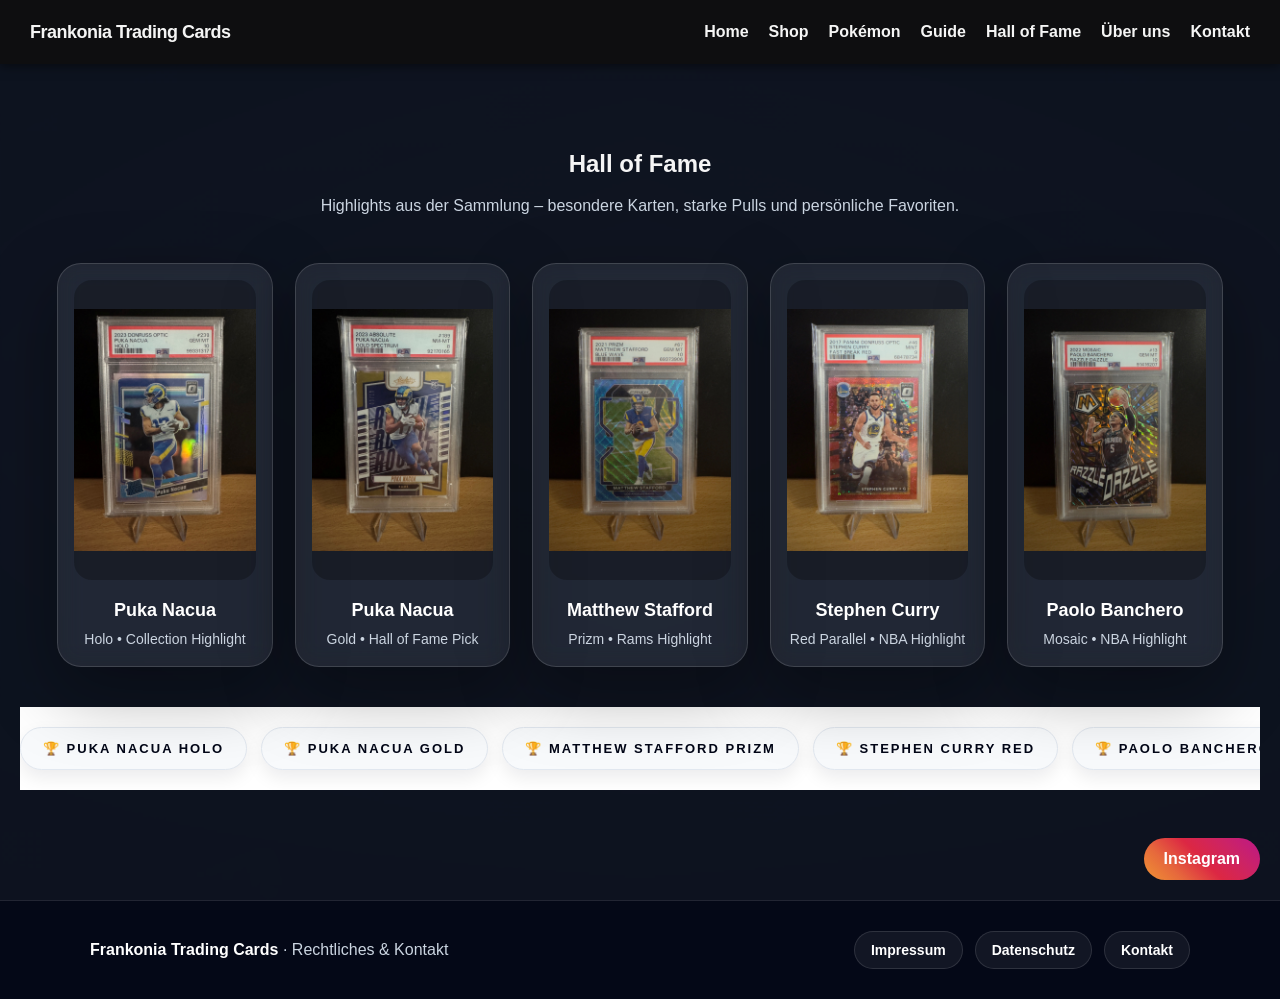
<file: hall-of-fame.html>
<!DOCTYPE html>
<html lang="de">
<head>
  <meta charset="UTF-8">
  <meta name="viewport" content="width=device-width, initial-scale=1.0">

  <title>Hall of Fame | Frankonia Trading Cards</title>
  <meta name="description" content="Hall of Fame von Frankonia Trading Cards – besondere Karten, Highlights und persönliche Favoriten.">

  <link rel="stylesheet" href="style.css?v=8">
  <link rel="icon" type="image/png" href="logo.png">
  <link rel="apple-touch-icon" href="logo.png">

</head>
<body>

<div class="parallax-background" aria-hidden="true">
  <div class="floating-card is-soft" style="--x: 4vw; --w: 170px; --o: .34; --r: -18deg; --ry: 16deg; --rx: 4deg; --z: -260px;" data-speed="0.23" data-start="60">
    <img src="bg-card-Rams.png" alt="">
  </div>

  <div class="floating-card is-sharp" style="--x: 18vw; --w: 210px; --o: .42; --r: 12deg; --ry: -10deg; --rx: 7deg; --z: -140px;" data-speed="0.34" data-start="240">
    <img src="bg-card-Texans.png" alt="">
  </div>

  <div class="floating-card is-soft" style="--x: 38vw; --w: 155px; --o: .28; --r: -8deg; --ry: 20deg; --rx: 0deg; --z: -320px;" data-speed="0.19" data-start="390">
    <img src="bg-football.png" alt="">
  </div>

  <div class="floating-card is-sharp" style="--x: 68vw; --w: 230px; --o: .40; --r: 17deg; --ry: -22deg; --rx: 8deg; --z: -180px;" data-speed="0.31" data-start="120">
    <img src="bg-card-Rams.png" alt="">
  </div>

  <div class="floating-card is-soft" style="--x: 82vw; --w: 165px; --o: .30; --r: -22deg; --ry: 14deg; --rx: 5deg; --z: -280px;" data-speed="0.25" data-start="510">
    <img src="bg-card-Texans.png" alt="">
  </div>
</div>

<a href="https://www.instagram.com/frankonia_trading_cards/" target="_blank" class="floating-insta">
  Instagram
</a>

<nav class="navbar">
  <a href="index.html" class="nav-brand">Frankonia Trading Cards</a>

  <button class="burger-button" id="burgerButton" aria-label="Menü öffnen">
    <span></span>
    <span></span>
    <span></span>
  </button>

  <ul class="nav-menu" id="navMenu">
    <li><a href="index.html">Home</a></li>
    <li><a href="shop.html">Shop</a></li>
    <li><a href="pokemon.html">Pokémon</a></li>
    <li><a href="guide.html">Guide</a></li>
    <li><a href="hall-of-fame.html">Hall of Fame</a></li>
    <li><a href="about.html">Über uns</a></li>
    <li><a href="kontakt.html">Kontakt</a></li>
  </ul>
</nav>

<section id="hall" class="section hall-section">
  <h2>Hall of Fame</h2>
  <p class="section-subline">
    Highlights aus der Sammlung – besondere Karten, starke Pulls und persönliche Favoriten.
  </p>

  <div class="hof-grid">
    <div class="hof-card">
      <img src="Nacua-holo.jpg" alt="Puka Nacua Holo Karte">
      <div class="hof-info">
        <h3>Puka Nacua</h3>
        <p>Holo • Collection Highlight</p>
      </div>
    </div>

    <div class="hof-card">
      <img src="Nacua-Gold.jpg" alt="Puka Nacua Gold Karte">
      <div class="hof-info">
        <h3>Puka Nacua</h3>
        <p>Gold • Hall of Fame Pick</p>
      </div>
    </div>

    <div class="hof-card">
      <img src="Stafford-Prizm.jpg" alt="Matthew Stafford Prizm Karte">
      <div class="hof-info">
        <h3>Matthew Stafford</h3>
        <p>Prizm • Rams Highlight</p>
      </div>
    </div>

    <div class="hof-card">
      <img src="Curry-Red.jpg" alt="Stephen Curry Red Karte">
      <div class="hof-info">
        <h3>Stephen Curry</h3>
        <p>Red Parallel • NBA Highlight</p>
      </div>
    </div>

    <div class="hof-card">
      <img src="Banchero-Mosaic.jpg" alt="Paolo Banchero Mosaic Karte">
      <div class="hof-info">
        <h3>Paolo Banchero</h3>
        <p>Mosaic • NBA Highlight</p>
      </div>
    </div>
  </div>

  <div class="stripe">
    <div class="stripe-track" id="hallStripe"></div>
  </div>
</section>

<footer class="legal-footer">
  <div class="legal-footer-inner">
    <p><strong>Frankonia Trading Cards</strong> · Rechtliches & Kontakt</p>

    <div class="legal-links">
      <button class="legal-link" type="button" data-modal="impressum">Impressum</button>
      <button class="legal-link" type="button" data-modal="datenschutz">Datenschutz</button>
      <button class="legal-link" type="button" data-modal="kontakt">Kontakt</button>
    </div>
  </div>
</footer>

<div class="modal-overlay" id="legalModal" role="dialog" aria-modal="true" aria-labelledby="legalModalTitle" aria-hidden="true">
  <div class="legal-modal">
    <div class="legal-modal-header">
      <h2 id="legalModalTitle">Rechtliche Informationen</h2>
      <button class="modal-close" type="button" id="legalModalClose" aria-label="Modal schließen">×</button>
    </div>

    <div class="legal-modal-body" id="legalModalBody"></div>
  </div>
</div>

<script>
const hallOfFame = [
  "Puka Nacua Holo",
  "Puka Nacua Gold",
  "Matthew Stafford Prizm",
  "Stephen Curry Red",
  "Paolo Banchero Mosaic",
  "Rams Collection",
  "NBA Highlights",
  "Frankonia Favorites"
];

const hallStripe = document.getElementById("hallStripe");

function renderHallStripe() {
  if (!hallStripe) return;

  hallStripe.innerHTML = [...hallOfFame, ...hallOfFame].map(item => `
    <span class="stripe-item">🏆 ${item}</span>
  `).join("");
}

renderHallStripe();

/* RECHTLICHE MODALS */
const legalModal = document.getElementById("legalModal");
const legalModalTitle = document.getElementById("legalModalTitle");
const legalModalBody = document.getElementById("legalModalBody");
const legalModalClose = document.getElementById("legalModalClose");

const legalContent = {
  impressum: {
    title: "Impressum",
    body: `
      <h3>Anbieterkennzeichnung</h3>
      <p>
        <strong>Frankonia Trading Cards</strong><br>
        Marvin Boetticher<br>
        Krokusweg 31<br>
        90513 Zirndorf<br>
        Deutschland
      </p>

      <h3>Kontakt</h3>
      <p>
        E-Mail:
        <a href="mailto:frankoniatradingcards@gmail.com">
          frankoniatradingcards@gmail.com
        </a><br>
        Instagram:
        <a href="https://www.instagram.com/frankonia_trading_cards/" target="_blank" rel="noreferrer">
          @frankonia_trading_cards
        </a><br>
        eBay:
        <a href="https://www.ebay.de/usr/frankonia_trading_cards" target="_blank" rel="noreferrer">
          frankonia_trading_cards
        </a>
      </p>

      <h3>Verantwortlich für den Inhalt</h3>
      <p>
        Marvin Boetticher<br>
        Krokusweg 31<br>
        90513 Zirndorf
      </p>

      <h3>EU-Streitschlichtung</h3>
      <p>
        Die Europäische Kommission stellt eine Plattform zur Online-Streitbeilegung bereit:
        <a href="https://ec.europa.eu/consumers/odr/" target="_blank" rel="noreferrer">
          https://ec.europa.eu/consumers/odr/
        </a>
      </p>

      <h3>Verbraucherstreitbeilegung</h3>
      <p>
        Wir sind nicht verpflichtet und nicht bereit, an Streitbeilegungsverfahren vor einer
        Verbraucherschlichtungsstelle teilzunehmen.
      </p>

      <h3>Haftung für Inhalte</h3>
      <p>
        Als Diensteanbieter sind wir für eigene Inhalte auf diesen Seiten nach den allgemeinen
        Gesetzen verantwortlich.
      </p>

      <h3>Haftung für Links</h3>
      <p>
        Diese Website enthält Links zu externen Websites Dritter, zum Beispiel Instagram und eBay.
        Für die Inhalte der verlinkten Seiten ist stets der jeweilige Anbieter oder Betreiber verantwortlich.
      </p>

      <h3>Urheberrecht</h3>
      <p>
        Die durch uns erstellten Inhalte und Werke auf dieser Website unterliegen dem deutschen Urheberrecht.
      </p>

      <p class="legal-note">
        Hinweis: Die rechtlichen Angaben wurden nach bestem Wissen erstellt und sollten bei gewerblicher Nutzung regelmäßig geprüft werden.
      </p>
    `
  },

  datenschutz: {
    title: "Datenschutzerklärung",
    body: `
      <h3>1. Datenschutz auf einen Blick</h3>
      <p>
        Die folgenden Hinweise geben einen Überblick darüber, was mit personenbezogenen Daten passiert,
        wenn diese Website besucht oder über die angebotenen Kontaktmöglichkeiten eine Anfrage gestellt wird.
      </p>

      <h3>2. Verantwortlicher</h3>
      <p>
        <strong>Frankonia Trading Cards</strong><br>
        Marvin Boetticher<br>
        Krokusweg 31<br>
        90513 Zirndorf<br>
        Deutschland<br><br>
        E-Mail:
        <a href="mailto:frankoniatradingcards@gmail.com">
          frankoniatradingcards@gmail.com
        </a>
      </p>

      <h3>3. Erfassung von Daten</h3>
      <p>
        Daten werden erhoben, wenn du sie uns mitteilst, zum Beispiel über das Kontaktformular
        oder per E-Mail. Außerdem können beim Besuch der Website technische Zugriffsdaten durch
        den Hosting-Anbieter verarbeitet werden.
      </p>

      <h3>4. Hosting</h3>
      <p>
        Diese Website wird als statische Website bereitgestellt, zum Beispiel über GitHub Pages
        oder einen vergleichbaren Hosting-Anbieter.
      </p>

      <h3>5. Kontaktformular und E-Mail-Kontakt</h3>
      <p>
        Wenn du uns kontaktierst, verarbeiten wir deine Angaben zur Bearbeitung deiner Anfrage.
        Dazu gehören insbesondere Name, E-Mail-Adresse, Anfrageart und Nachricht.
      </p>

      <h3>6. Externe Links</h3>
      <p>
        Diese Website enthält Links zu externen Plattformen wie eBay und Instagram.
        Für die dortige Datenverarbeitung ist der jeweilige Anbieter verantwortlich.
      </p>

      <h3>7. Cookies und Tracking</h3>
      <p>
        Diese Website verwendet im aktuellen Stand keine eigenen Tracking-Cookies und keine Analyse-Tools wie Google Analytics.
      </p>

      <h3>8. Deine Rechte</h3>
      <ul>
        <li>Recht auf Auskunft</li>
        <li>Recht auf Berichtigung</li>
        <li>Recht auf Löschung</li>
        <li>Recht auf Einschränkung der Verarbeitung</li>
        <li>Recht auf Datenübertragbarkeit</li>
        <li>Recht auf Widerspruch</li>
        <li>Recht auf Beschwerde bei einer Datenschutzaufsichtsbehörde</li>
      </ul>

      <h3>9. Widerspruch gegen Werbe-E-Mails</h3>
      <p>
        Der Nutzung der im Impressum veröffentlichten Kontaktdaten zur Übersendung von nicht ausdrücklich angeforderter Werbung wird widersprochen.
      </p>

      <p class="legal-note">
        Diese Vorlage ist auf deinen aktuellen statischen Website-Stand zugeschnitten. Wenn du später Zahlungsdienste, Newsletter, Tracking oder Widgets einbaust, muss die Datenschutzerklärung erweitert werden.
      </p>
    `
  },

  kontakt: {
    title: "Kontakt",
    body: `
      <h3>Frankonia Trading Cards</h3>
      <p>
        Für Fragen zu Karten, Verkäufen, Ankauf, Versand oder Pokémon- und Football-Anfragen erreichst du uns über folgende Wege:
      </p>

      <h3>E-Mail</h3>
      <p>
        <a href="mailto:frankoniatradingcards@gmail.com">
          frankoniatradingcards@gmail.com
        </a>
      </p>

      <h3>Instagram</h3>
      <p>
        <a href="https://www.instagram.com/frankonia_trading_cards/" target="_blank" rel="noreferrer">
          @frankonia_trading_cards
        </a>
      </p>

      <h3>eBay</h3>
      <p>
        <a href="https://www.ebay.de/usr/frankonia_trading_cards" target="_blank" rel="noreferrer">
          frankonia_trading_cards auf eBay
        </a>
      </p>
    `
  }
};

function openLegalModal(type) {
  if (!legalModal || !legalModalTitle || !legalModalBody) return;

  const content = legalContent[type];

  if (!content) return;

  legalModalTitle.textContent = content.title;
  legalModalBody.innerHTML = content.body;
  legalModal.classList.add("active");
  legalModal.setAttribute("aria-hidden", "false");
  document.body.style.overflow = "hidden";
}

function closeLegalModal() {
  if (!legalModal) return;

  legalModal.classList.remove("active");
  legalModal.setAttribute("aria-hidden", "true");
  document.body.style.overflow = "";
}

document.querySelectorAll("[data-modal]").forEach(button => {
  button.addEventListener("click", () => {
    openLegalModal(button.dataset.modal);
  });
});

if (legalModalClose) {
  legalModalClose.addEventListener("click", closeLegalModal);
}

if (legalModal) {
  legalModal.addEventListener("click", e => {
    if (e.target === legalModal) {
      closeLegalModal();
    }
  });
}

document.addEventListener("keydown", e => {
  if (e.key === "Escape" && legalModal && legalModal.classList.contains("active")) {
    closeLegalModal();
  }
});

/* PARALLAX BACKGROUND */
(() => {
  const prefersReducedMotion = window.matchMedia("(prefers-reduced-motion: reduce)").matches;
  const floatingCards = Array.from(document.querySelectorAll(".floating-card"));

  if (!floatingCards.length || prefersReducedMotion) return;

  function updateParallax() {
    const scrollY = window.scrollY || window.pageYOffset;
    const viewportH = window.innerHeight;

    floatingCards.forEach((card) => {
      const speed = Number(card.dataset.speed || 0.25);
      const start = Number(card.dataset.start || 0);

      const y = viewportH + start - scrollY * (speed * 3.2);
      const drift = Math.sin((scrollY + start) * 0.003) * 28;
      const tilt = Math.sin((scrollY + start) * 0.002) * 7;

      const styles = getComputedStyle(card);
      const rotate = styles.getPropertyValue("--r").trim();
      const rotateY = styles.getPropertyValue("--ry").trim();
      const rotateX = styles.getPropertyValue("--rx").trim();
      const z = styles.getPropertyValue("--z").trim();

      card.style.transform =
        `translate3d(${drift}px, ${y}px, ${z}) rotate(calc(${rotate} + ${tilt}deg)) rotateY(${rotateY}) rotateX(${rotateX})`;
    });
  }

  let ticking = false;

  function requestParallaxUpdate() {
    if (ticking) return;

    ticking = true;

    requestAnimationFrame(() => {
      updateParallax();
      ticking = false;
    });
  }

  window.addEventListener("scroll", requestParallaxUpdate, { passive: true });
  window.addEventListener("resize", requestParallaxUpdate);

  updateParallax();
})();

/* BURGER MENU */
const burgerButton = document.getElementById("burgerButton");
const navMenu = document.getElementById("navMenu");

if (burgerButton && navMenu) {
  burgerButton.addEventListener("click", () => {
    burgerButton.classList.toggle("active");
    navMenu.classList.toggle("active");
  });

  navMenu.querySelectorAll("a").forEach(link => {
    link.addEventListener("click", () => {
      burgerButton.classList.remove("active");
      navMenu.classList.remove("active");
    });
  });
}
</script>

</body>
</html>
</file>
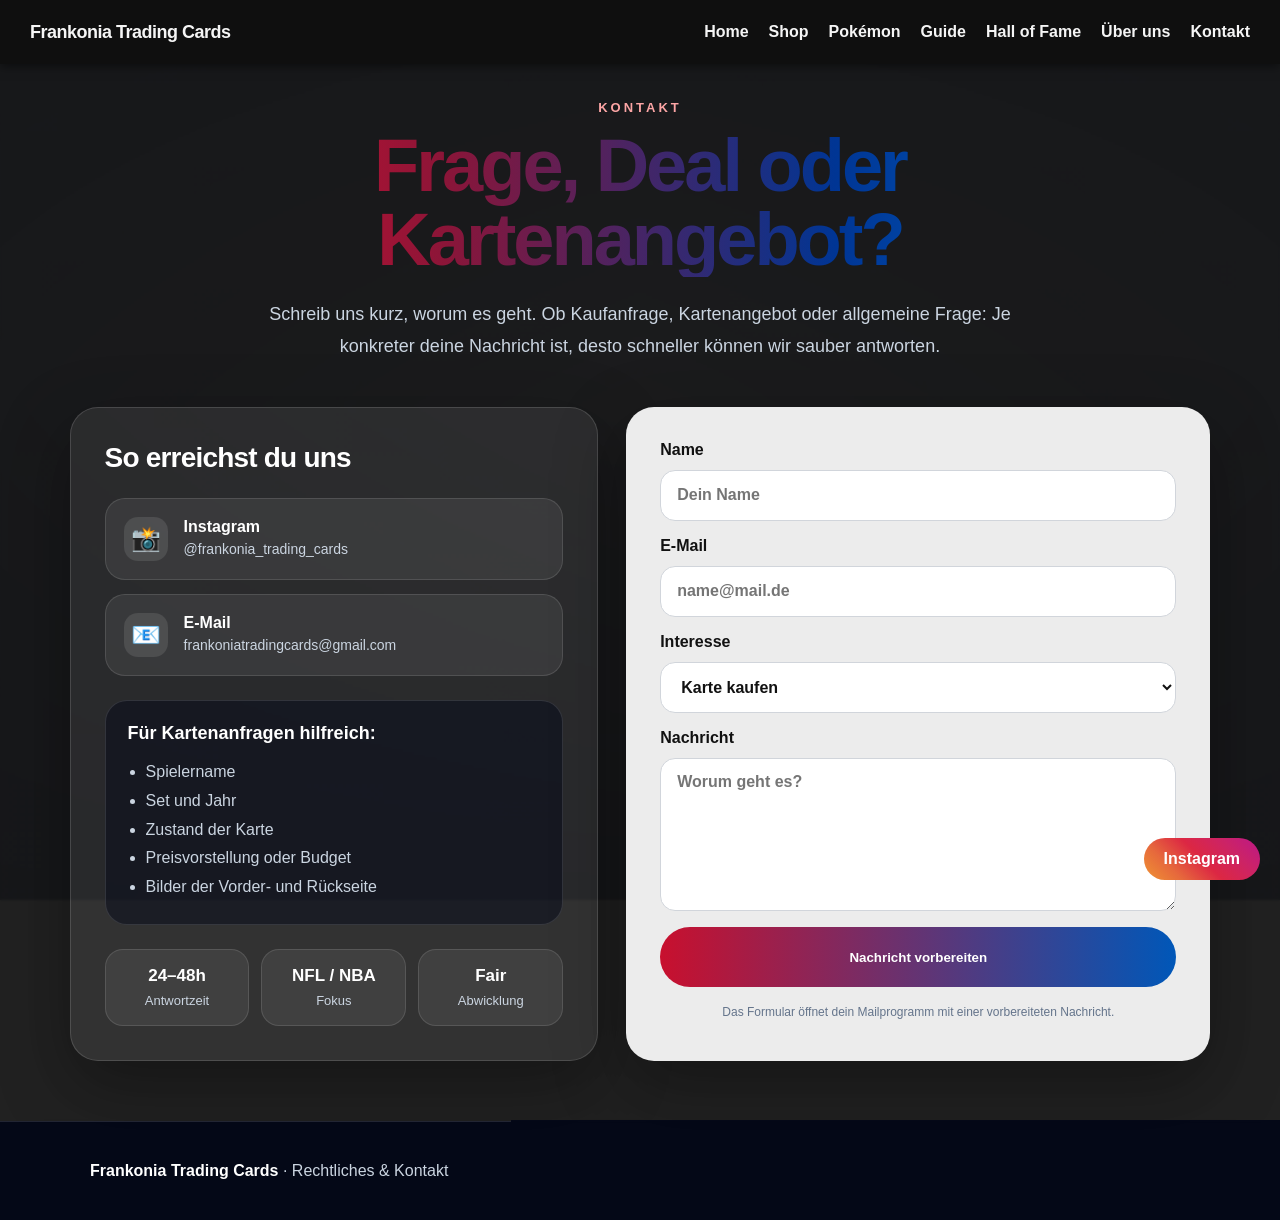
<file: kontakt.html>
<!DOCTYPE html>
<html lang="de">
<head>
  <meta charset="UTF-8">
  <meta name="viewport" content="width=device-width, initial-scale=1.0">

  <title>Kontakt | Frankonia Trading Cards</title>
  <meta name="description" content="Kontakt zu Frankonia Trading Cards – Fragen, Kartenangebote, Ankauf und direkte Anfrage.">

  <link rel="stylesheet" href="style.css?v=8">
  <link rel="icon" type="image/png" href="logo.png">
  <link rel="apple-touch-icon" href="logo.png">

</head>
<body>

<div class="parallax-background" aria-hidden="true">
  <div class="floating-card is-soft" style="--x: 4vw; --w: 170px; --o: .34; --r: -18deg; --ry: 16deg; --rx: 4deg; --z: -260px;" data-speed="0.23" data-start="60">
    <img src="bg-card-Rams.png" alt="">
  </div>

  <div class="floating-card is-sharp" style="--x: 18vw; --w: 210px; --o: .42; --r: 12deg; --ry: -10deg; --rx: 7deg; --z: -140px;" data-speed="0.34" data-start="240">
    <img src="bg-card-Texans.png" alt="">
  </div>

  <div class="floating-card is-soft" style="--x: 38vw; --w: 155px; --o: .28; --r: -8deg; --ry: 20deg; --rx: 0deg; --z: -320px;" data-speed="0.19" data-start="390">
    <img src="bg-football.png" alt="">
  </div>

  <div class="floating-card is-sharp" style="--x: 68vw; --w: 230px; --o: .40; --r: 17deg; --ry: -22deg; --rx: 8deg; --z: -180px;" data-speed="0.31" data-start="120">
    <img src="bg-card-Rams.png" alt="">
  </div>

  <div class="floating-card is-soft" style="--x: 82vw; --w: 165px; --o: .30; --r: -22deg; --ry: 14deg; --rx: 5deg; --z: -280px;" data-speed="0.25" data-start="510">
    <img src="bg-card-Texans.png" alt="">
  </div>
</div>

<a href="https://www.instagram.com/frankonia_trading_cards/" target="_blank" class="floating-insta">
  Instagram
</a>

<nav class="navbar">
  <a href="index.html" class="nav-brand">Frankonia Trading Cards</a>

  <button class="burger-button" id="burgerButton" aria-label="Menü öffnen">
    <span></span>
    <span></span>
    <span></span>
  </button>

  <ul class="nav-menu" id="navMenu">
    <li><a href="index.html">Home</a></li>
    <li><a href="shop.html">Shop</a></li>
    <li><a href="pokemon.html">Pokémon</a></li>
    <li><a href="guide.html">Guide</a></li>
    <li><a href="hall-of-fame.html">Hall of Fame</a></li>
    <li><a href="about.html">Über uns</a></li>
    <li><a href="kontakt.html">Kontakt</a></li>
  </ul>
</nav>

<section id="kontakt" class="section kontakt-section">
  <div class="contact-wrapper">
    <div class="contact-head">
      <p class="contact-kicker">Kontakt</p>
      <h2>Frage, Deal oder Kartenangebot?</h2>
      <p class="contact-intro">
        Schreib uns kurz, worum es geht. Ob Kaufanfrage, Kartenangebot oder allgemeine Frage:
        Je konkreter deine Nachricht ist, desto schneller können wir sauber antworten.
      </p>
    </div>

    <div class="contact-layout">
      <div class="contact-info-panel">
        <h3>So erreichst du uns</h3>

        <div class="contact-methods">
          <a href="https://www.instagram.com/frankonia_trading_cards/" target="_blank" class="contact-method">
            <span>📸</span>
            <div>
              <strong>Instagram</strong>
              <p>@frankonia_trading_cards</p>
            </div>
          </a>

          <a href="mailto:frankoniatradingcards@gmail.com" class="contact-method">
            <span>📧</span>
            <div>
              <strong>E-Mail</strong>
              <p>frankoniatradingcards@gmail.com</p>
            </div>
          </a>
        </div>

        <div class="contact-note-box">
          <h4>Für Kartenanfragen hilfreich:</h4>
          <ul>
            <li>Spielername</li>
            <li>Set und Jahr</li>
            <li>Zustand der Karte</li>
            <li>Preisvorstellung oder Budget</li>
            <li>Bilder der Vorder- und Rückseite</li>
          </ul>
        </div>

        <div class="contact-mini-grid">
          <div class="contact-mini-card">
            <strong>24–48h</strong>
            <span>Antwortzeit</span>
          </div>

          <div class="contact-mini-card">
            <strong>NFL / NBA</strong>
            <span>Fokus</span>
          </div>

          <div class="contact-mini-card">
            <strong>Fair</strong>
            <span>Abwicklung</span>
          </div>
        </div>
      </div>

      <form id="contactForm" class="contact-form contact-form-modern">
        <label>
          Name
          <input name="name" autocomplete="name" placeholder="Dein Name" required>
        </label>

        <label>
          E-Mail
          <input name="email" type="email" autocomplete="email" placeholder="name@mail.de" required>
        </label>

        <label>
          Interesse
          <select name="interest">
            <option>Karte kaufen</option>
            <option>Karte verkaufen</option>
            <option>Allgemeine Frage</option>
          </select>
        </label>

        <label>
          Nachricht
          <textarea name="message" placeholder="Worum geht es?" required></textarea>
        </label>

        <button class="submit-button" type="submit">Nachricht vorbereiten</button>

        <p class="form-note">
          Das Formular öffnet dein Mailprogramm mit einer vorbereiteten Nachricht.
        </p>
      </form>
    </div>
  </div>
</section>

<footer class="legal-footer">
  <div class="legal-footer-inner">
    <p><strong>Frankonia Trading Cards</strong> · Rechtliches & Kontakt</p>

    <div class="legal-links">
      <button class="legal-link" type="button" data-modal="impressum">Impressum</button>
      <button class="legal-link" type="button" data-modal="datenschutz">Datenschutz</button>
      <button class="legal-link" type="button" data-modal="kontakt">Kontakt</button>
    </div>
  </div>
</footer>

<div class="modal-overlay" id="legalModal" role="dialog" aria-modal="true" aria-labelledby="legalModalTitle" aria-hidden="true">
  <div class="legal-modal">
    <div class="legal-modal-header">
      <h2 id="legalModalTitle">Rechtliche Informationen</h2>
      <button class="modal-close" type="button" id="legalModalClose" aria-label="Modal schließen">×</button>
    </div>

    <div class="legal-modal-body" id="legalModalBody"></div>
  </div>
</div>

<script>
const contactForm = document.getElementById("contactForm");

if (contactForm) {
  contactForm.addEventListener("submit", e => {
    e.preventDefault();

    const data = new FormData(contactForm);

    const subject = encodeURIComponent(`Anfrage Frankonia Trading Cards: ${data.get("interest")}`);

    const body = encodeURIComponent(
`Name: ${data.get("name")}
E-Mail: ${data.get("email")}
Interesse: ${data.get("interest")}

Nachricht:
${data.get("message")}`
    );

    window.location.href = `mailto:frankoniatradingcards@gmail.com?subject=${subject}&body=${body}`;
  });
}

/* RECHTLICHE MODALS */
const legalModal = document.getElementById("legalModal");
const legalModalTitle = document.getElementById("legalModalTitle");
const legalModalBody = document.getElementById("legalModalBody");
const legalModalClose = document.getElementById("legalModalClose");

const legalContent = {
  impressum: {
    title: "Impressum",
    body: `
      <h3>Anbieterkennzeichnung</h3>
      <p>
        <strong>Frankonia Trading Cards</strong><br>
        Marvin Boetticher<br>
        Krokusweg 31<br>
        90513 Zirndorf<br>
        Deutschland
      </p>

      <h3>Kontakt</h3>
      <p>
        E-Mail:
        <a href="mailto:frankoniatradingcards@gmail.com">
          frankoniatradingcards@gmail.com
        </a><br>
        Instagram:
        <a href="https://www.instagram.com/frankonia_trading_cards/" target="_blank" rel="noreferrer">
          @frankonia_trading_cards
        </a><br>
        eBay:
        <a href="https://www.ebay.de/usr/frankonia_trading_cards" target="_blank" rel="noreferrer">
          frankonia_trading_cards
        </a>
      </p>

      <h3>Verantwortlich für den Inhalt</h3>
      <p>
        Marvin Boetticher<br>
        Krokusweg 31<br>
        90513 Zirndorf
      </p>

      <h3>EU-Streitschlichtung</h3>
      <p>
        Die Europäische Kommission stellt eine Plattform zur Online-Streitbeilegung bereit:
        <a href="https://ec.europa.eu/consumers/odr/" target="_blank" rel="noreferrer">
          https://ec.europa.eu/consumers/odr/
        </a>
      </p>

      <h3>Verbraucherstreitbeilegung</h3>
      <p>
        Wir sind nicht verpflichtet und nicht bereit, an Streitbeilegungsverfahren vor einer
        Verbraucherschlichtungsstelle teilzunehmen.
      </p>

      <h3>Haftung für Inhalte</h3>
      <p>
        Als Diensteanbieter sind wir für eigene Inhalte auf diesen Seiten nach den allgemeinen
        Gesetzen verantwortlich.
      </p>

      <h3>Haftung für Links</h3>
      <p>
        Diese Website enthält Links zu externen Websites Dritter, zum Beispiel Instagram und eBay.
        Für die Inhalte der verlinkten Seiten ist stets der jeweilige Anbieter oder Betreiber verantwortlich.
      </p>

      <h3>Urheberrecht</h3>
      <p>
        Die durch uns erstellten Inhalte und Werke auf dieser Website unterliegen dem deutschen Urheberrecht.
      </p>

      <p class="legal-note">
        Hinweis: Die rechtlichen Angaben wurden nach bestem Wissen erstellt und sollten bei gewerblicher Nutzung regelmäßig geprüft werden.
      </p>
    `
  },

  datenschutz: {
    title: "Datenschutzerklärung",
    body: `
      <h3>1. Datenschutz auf einen Blick</h3>
      <p>
        Die folgenden Hinweise geben einen Überblick darüber, was mit personenbezogenen Daten passiert,
        wenn diese Website besucht oder über die angebotenen Kontaktmöglichkeiten eine Anfrage gestellt wird.
      </p>

      <h3>2. Verantwortlicher</h3>
      <p>
        <strong>Frankonia Trading Cards</strong><br>
        Marvin Boetticher<br>
        Krokusweg 31<br>
        90513 Zirndorf<br>
        Deutschland<br><br>
        E-Mail:
        <a href="mailto:frankoniatradingcards@gmail.com">
          frankoniatradingcards@gmail.com
        </a>
      </p>

      <h3>3. Erfassung von Daten</h3>
      <p>
        Daten werden erhoben, wenn du sie uns mitteilst, zum Beispiel über das Kontaktformular
        oder per E-Mail. Außerdem können beim Besuch der Website technische Zugriffsdaten durch
        den Hosting-Anbieter verarbeitet werden.
      </p>

      <h3>4. Hosting</h3>
      <p>
        Diese Website wird als statische Website bereitgestellt, zum Beispiel über GitHub Pages
        oder einen vergleichbaren Hosting-Anbieter.
      </p>

      <h3>5. Kontaktformular und E-Mail-Kontakt</h3>
      <p>
        Wenn du uns kontaktierst, verarbeiten wir deine Angaben zur Bearbeitung deiner Anfrage.
        Dazu gehören insbesondere Name, E-Mail-Adresse, Anfrageart und Nachricht.
      </p>

      <h3>6. Externe Links</h3>
      <p>
        Diese Website enthält Links zu externen Plattformen wie eBay und Instagram.
        Für die dortige Datenverarbeitung ist der jeweilige Anbieter verantwortlich.
      </p>

      <h3>7. Cookies und Tracking</h3>
      <p>
        Diese Website verwendet im aktuellen Stand keine eigenen Tracking-Cookies und keine Analyse-Tools wie Google Analytics.
      </p>

      <h3>8. Deine Rechte</h3>
      <ul>
        <li>Recht auf Auskunft</li>
        <li>Recht auf Berichtigung</li>
        <li>Recht auf Löschung</li>
        <li>Recht auf Einschränkung der Verarbeitung</li>
        <li>Recht auf Datenübertragbarkeit</li>
        <li>Recht auf Widerspruch</li>
        <li>Recht auf Beschwerde bei einer Datenschutzaufsichtsbehörde</li>
      </ul>

      <h3>9. Widerspruch gegen Werbe-E-Mails</h3>
      <p>
        Der Nutzung der im Impressum veröffentlichten Kontaktdaten zur Übersendung von nicht ausdrücklich angeforderter Werbung wird widersprochen.
      </p>

      <p class="legal-note">
        Diese Vorlage ist auf deinen aktuellen statischen Website-Stand zugeschnitten. Wenn du später Zahlungsdienste, Newsletter, Tracking oder Widgets einbaust, muss die Datenschutzerklärung erweitert werden.
      </p>
    `
  },

  kontakt: {
    title: "Kontakt",
    body: `
      <h3>Frankonia Trading Cards</h3>
      <p>
        Für Fragen zu Karten, Verkäufen, Ankauf, Versand oder Pokémon- und Football-Anfragen erreichst du uns über folgende Wege:
      </p>

      <h3>E-Mail</h3>
      <p>
        <a href="mailto:frankoniatradingcards@gmail.com">
          frankoniatradingcards@gmail.com
        </a>
      </p>

      <h3>Instagram</h3>
      <p>
        <a href="https://www.instagram.com/frankonia_trading_cards/" target="_blank" rel="noreferrer">
          @frankonia_trading_cards
        </a>
      </p>

      <h3>eBay</h3>
      <p>
        <a href="https://www.ebay.de/usr/frankonia_trading_cards" target="_blank" rel="noreferrer">
          frankonia_trading_cards auf eBay
        </a>
      </p>
    `
  }
};

function openLegalModal(type) {
  if (!legalModal || !legalModalTitle || !legalModalBody) return;

  const content = legalContent[type];

  if (!content) return;

  legalModalTitle.textContent = content.title;
  legalModalBody.innerHTML = content.body;
  legalModal.classList.add("active");
  legalModal.setAttribute("aria-hidden", "false");
  document.body.style.overflow = "hidden";
}

function closeLegalModal() {
  if (!legalModal) return;

  legalModal.classList.remove("active");
  legalModal.setAttribute("aria-hidden", "true");
  document.body.style.overflow = "";
}

document.querySelectorAll("[data-modal]").forEach(button => {
  button.addEventListener("click", () => {
    openLegalModal(button.dataset.modal);
  });
});

if (legalModalClose) {
  legalModalClose.addEventListener("click", closeLegalModal);
}

if (legalModal) {
  legalModal.addEventListener("click", e => {
    if (e.target === legalModal) {
      closeLegalModal();
    }
  });
}

document.addEventListener("keydown", e => {
  if (e.key === "Escape" && legalModal && legalModal.classList.contains("active")) {
    closeLegalModal();
  }
});

/* PARALLAX BACKGROUND */
(() => {
  const prefersReducedMotion = window.matchMedia("(prefers-reduced-motion: reduce)").matches;
  const floatingCards = Array.from(document.querySelectorAll(".floating-card"));

  if (!floatingCards.length || prefersReducedMotion) return;

  function updateParallax() {
    const scrollY = window.scrollY || window.pageYOffset;
    const viewportH = window.innerHeight;

    floatingCards.forEach((card) => {
      const speed = Number(card.dataset.speed || 0.25);
      const start = Number(card.dataset.start || 0);

      const y = viewportH + start - scrollY * (speed * 3.2);
      const drift = Math.sin((scrollY + start) * 0.003) * 28;
      const tilt = Math.sin((scrollY + start) * 0.002) * 7;

      const styles = getComputedStyle(card);
      const rotate = styles.getPropertyValue("--r").trim();
      const rotateY = styles.getPropertyValue("--ry").trim();
      const rotateX = styles.getPropertyValue("--rx").trim();
      const z = styles.getPropertyValue("--z").trim();

      card.style.transform =
        `translate3d(${drift}px, ${y}px, ${z}) rotate(calc(${rotate} + ${tilt}deg)) rotateY(${rotateY}) rotateX(${rotateX})`;
    });
  }

  let ticking = false;

  function requestParallaxUpdate() {
    if (ticking) return;

    ticking = true;

    requestAnimationFrame(() => {
      updateParallax();
      ticking = false;
    });
  }

  window.addEventListener("scroll", requestParallaxUpdate, { passive: true });
  window.addEventListener("resize", requestParallaxUpdate);

  updateParallax();
})();

/* BURGER MENU */
const burgerButton = document.getElementById("burgerButton");
const navMenu = document.getElementById("navMenu");

if (burgerButton && navMenu) {
  burgerButton.addEventListener("click", () => {
    burgerButton.classList.toggle("active");
    navMenu.classList.toggle("active");
  });

  navMenu.querySelectorAll("a").forEach(link => {
    link.addEventListener("click", () => {
      burgerButton.classList.remove("active");
      navMenu.classList.remove("active");
    });
  });
}
</script>

</body>
</html>
</file>
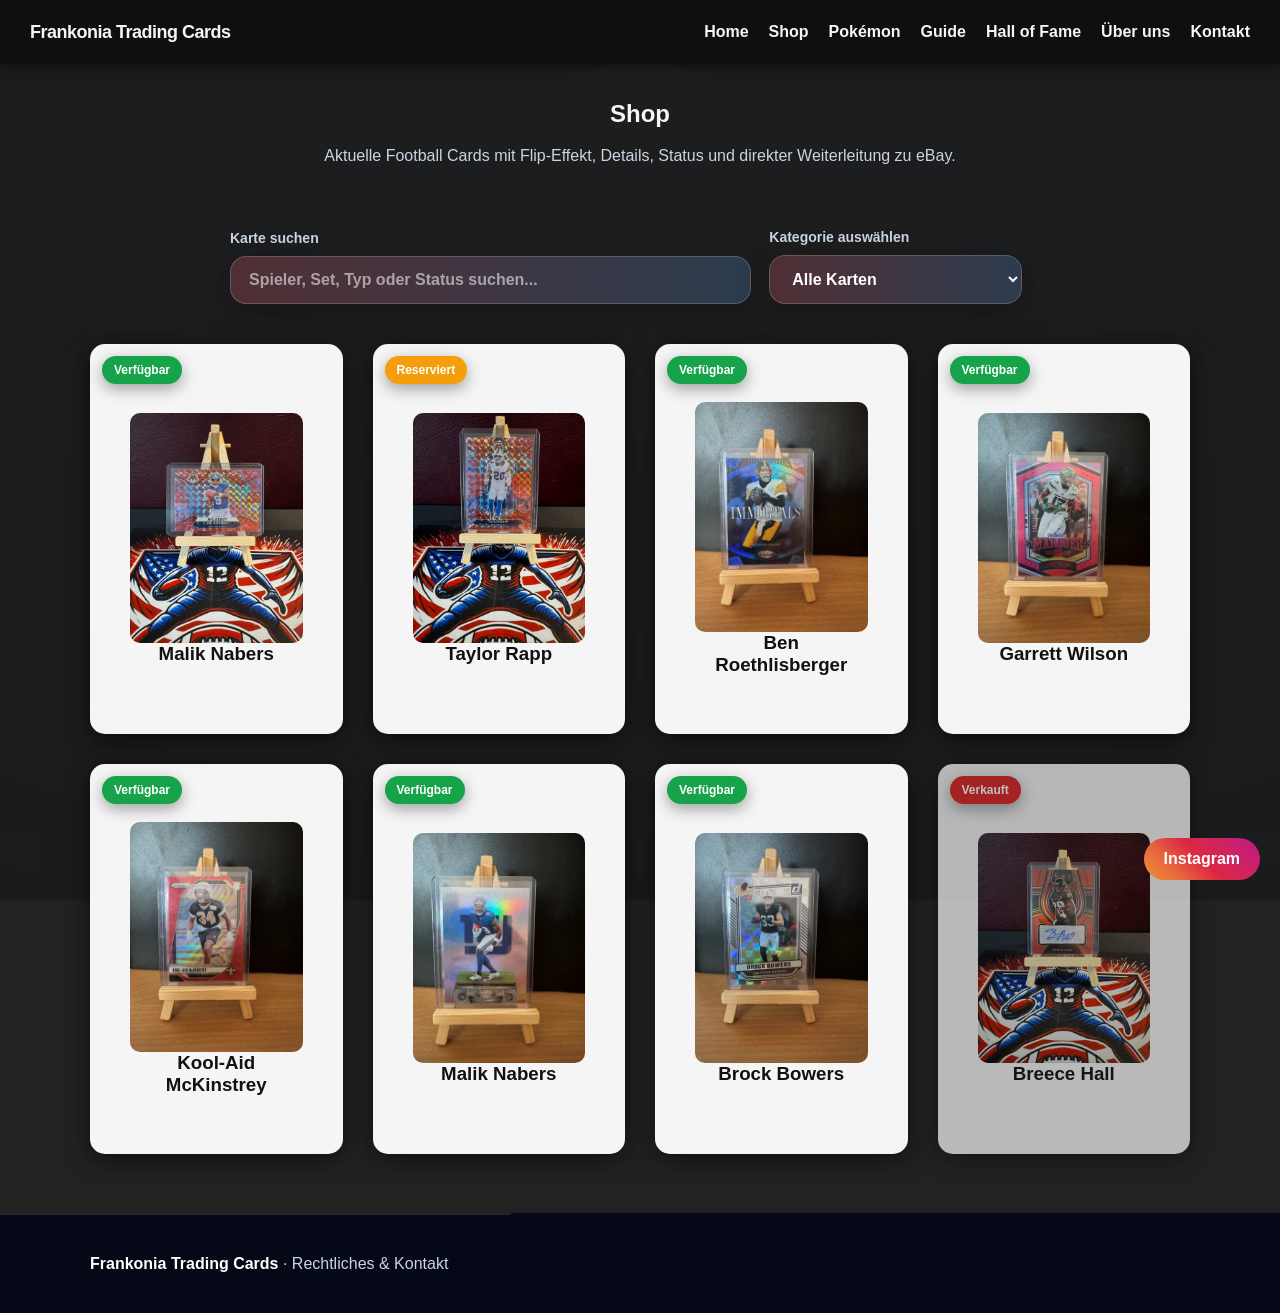
<file: shop.html>
<!DOCTYPE html>
<html lang="de">
<head>
  <meta charset="UTF-8">
  <meta name="viewport" content="width=device-width, initial-scale=1.0">

  <title>Shop | Frankonia Trading Cards</title>
  <meta name="description" content="Shop von Frankonia Trading Cards – Football Cards, Rookies, Autographs, Parallels und mehr.">

  <link rel="stylesheet" href="style.css?v=8">
  <link rel="icon" type="image/png" href="logo.png">
  <link rel="apple-touch-icon" href="logo.png">

</head>
<body>

<div class="parallax-background" aria-hidden="true">
  <div class="floating-card is-soft" style="--x: 4vw; --w: 170px; --o: .34; --r: -18deg; --ry: 16deg; --rx: 4deg; --z: -260px;" data-speed="0.23" data-start="60">
    <img src="bg-card-Rams.png" alt="">
  </div>

  <div class="floating-card is-sharp" style="--x: 18vw; --w: 210px; --o: .42; --r: 12deg; --ry: -10deg; --rx: 7deg; --z: -140px;" data-speed="0.34" data-start="240">
    <img src="bg-card-Texans.png" alt="">
  </div>

  <div class="floating-card is-soft" style="--x: 38vw; --w: 155px; --o: .28; --r: -8deg; --ry: 20deg; --rx: 0deg; --z: -320px;" data-speed="0.19" data-start="390">
    <img src="bg-football.png" alt="">
  </div>

  <div class="floating-card is-sharp" style="--x: 68vw; --w: 230px; --o: .40; --r: 17deg; --ry: -22deg; --rx: 8deg; --z: -180px;" data-speed="0.31" data-start="120">
    <img src="bg-card-Rams.png" alt="">
  </div>

  <div class="floating-card is-soft" style="--x: 82vw; --w: 165px; --o: .30; --r: -22deg; --ry: 14deg; --rx: 5deg; --z: -280px;" data-speed="0.25" data-start="510">
    <img src="bg-card-Texans.png" alt="">
  </div>
</div>

<a href="https://www.instagram.com/frankonia_trading_cards/" target="_blank" class="floating-insta">
  Instagram
</a>

<nav class="navbar">
  <a href="index.html" class="nav-brand">Frankonia Trading Cards</a>

  <button class="burger-button" id="burgerButton" aria-label="Menü öffnen">
    <span></span>
    <span></span>
    <span></span>
  </button>

  <ul class="nav-menu" id="navMenu">
    <li><a href="index.html">Home</a></li>
    <li><a href="shop.html">Shop</a></li>
    <li><a href="pokemon.html">Pokémon</a></li>
    <li><a href="guide.html">Guide</a></li>
    <li><a href="hall-of-fame.html">Hall of Fame</a></li>
    <li><a href="about.html">Über uns</a></li>
    <li><a href="kontakt.html">Kontakt</a></li>
  </ul>
</nav>

<section id="shop" class="section shop">
  <h2>Shop</h2>

  <p class="section-subline">
    Aktuelle Football Cards mit Flip-Effekt, Details, Status und direkter Weiterleitung zu eBay.
  </p>

  <div class="shop-controls">
    <div class="shop-search-wrapper">
      <label for="shopSearch">Karte suchen</label>
      <input 
        type="text" 
        id="shopSearch" 
        class="shop-search-input" 
        placeholder="Spieler, Set, Typ oder Status suchen..."
        autocomplete="off">
    </div>

    <div class="shop-filter-wrapper">
      <label for="shopFilter">Kategorie auswählen</label>

      <select id="shopFilter" class="shop-filter-select">
        <option value="Alle">Alle Karten</option>
        <option value="Rookie">Rookies</option>
        <option value="Autograph">Autographs</option>
        <option value="Patch">Patches</option>
        <option value="Parallel">Parallels</option>
        <option value="Verfügbar">Verfügbar</option>
        <option value="Reserviert">Reserviert</option>
        <option value="Verkauft">Verkauft</option>
      </select>
    </div>
  </div>

  <div class="card-grid" id="cardGrid"></div>
</section>

<footer class="legal-footer">
  <div class="legal-footer-inner">
    <p><strong>Frankonia Trading Cards</strong> · Rechtliches & Kontakt</p>

    <div class="legal-links">
      <button class="legal-link" type="button" data-modal="impressum">Impressum</button>
      <button class="legal-link" type="button" data-modal="datenschutz">Datenschutz</button>
      <button class="legal-link" type="button" data-modal="kontakt">Kontakt</button>
    </div>
  </div>
</footer>

<div class="modal-overlay" id="legalModal" role="dialog" aria-modal="true" aria-labelledby="legalModalTitle" aria-hidden="true">
  <div class="legal-modal">
    <div class="legal-modal-header">
      <h2 id="legalModalTitle">Rechtliche Informationen</h2>
      <button class="modal-close" type="button" id="legalModalClose" aria-label="Modal schließen">×</button>
    </div>

    <div class="legal-modal-body" id="legalModalBody"></div>
  </div>
</div>

<script>
const cards = [
  {
    name: "Malik Nabers",
    image: "MalikNabers.jpg",
    details: "Rookie • Pink Parallel • 2023 Mosaic",
    price: "49,99€",
    type: "Rookie Parallel",
    status: "Verfügbar",
    ebay: "https://www.ebay.de/usr/frankonia_trading_cards"
  },
  {
    name: "Taylor Rapp",
    image: "TaylorRapp.jpg",
    details: "Red Parallel • 2023 Mosaic",
    price: "49,99€",
    type: "Parallel",
    status: "Reserviert",
    ebay: "https://www.ebay.de/usr/frankonia_trading_cards"
  },
  {
    name: "Ben Roethlisberger",
    image: "Ben.jpg",
    details: "Immortals • 2023 Certified",
    price: "4,99€",
    type: "Blue",
    status: "Verfügbar",
    ebay: "https://www.ebay.de/usr/frankonia_trading_cards"
  },
  {
    name: "Garrett Wilson",
    image: "GarrettWilson.jpg",
    details: "Marquee • 2022 Prizm",
    price: "4,99€",
    type: "Pink Parallel",
    status: "Verfügbar",
    ebay: "https://www.ebay.de/usr/frankonia_trading_cards"
  },
  {
    name: "Kool-Aid McKinstrey",
    image: "Kool-Aid.jpg",
    details: "Red Parallel • Prizm",
    price: "2,99€",
    type: "Red Parallel",
    status: "Verfügbar",
    ebay: "https://www.ebay.de/usr/frankonia_trading_cards"
  },
  {
    name: "Malik Nabers",
    image: "Nabers.jpg",
    details: "Franchise Foundation • 2023 Certified",
    price: "5,99€",
    type: "Parallel",
    status: "Verfügbar",
    ebay: "https://www.ebay.de/usr/frankonia_trading_cards"
  },
  {
    name: "Brock Bowers",
    image: "BrockBowers.jpg",
    details: "The Rookies • 2024 Donruss",
    price: "10,99€",
    type: "Rookie",
    status: "Verfügbar",
    ebay: "https://www.ebay.de/usr/frankonia_trading_cards"
  },
  {
    name: "Breece Hall",
    image: "BreeceHall.jpg",
    details: "Autograph • 2024 Select",
    price: "49,99€",
    type: "Autograph",
    status: "Verkauft",
    ebay: "https://www.ebay.de/usr/frankonia_trading_cards"
  }
];

const cardGrid = document.getElementById("cardGrid");
const shopFilter = document.getElementById("shopFilter");
const shopSearch = document.getElementById("shopSearch");

function getStatusClass(status) {
  if (status === "Verfügbar") return "status-verfuegbar";
  if (status === "Reserviert") return "status-reserviert";
  if (status === "Verkauft") return "status-verkauft";
  return "";
}

function renderCards(filter = "Alle", searchTerm = "") {
  if (!cardGrid) return;

  cardGrid.innerHTML = "";

  const cleanSearch = searchTerm.trim().toLowerCase();

  const filteredCards = cards.filter(card => {
    const matchesFilter =
      filter === "Alle" ||
      card.type.includes(filter) ||
      card.status === filter;

    const searchableText = `
      ${card.name}
      ${card.details}
      ${card.price}
      ${card.type}
      ${card.status}
    `.toLowerCase();

    const matchesSearch =
      cleanSearch === "" ||
      searchableText.includes(cleanSearch);

    return matchesFilter && matchesSearch;
  });

  filteredCards.forEach(card => {
    const isSold = card.status === "Verkauft";
    const statusClass = getStatusClass(card.status);

    cardGrid.innerHTML += `
      <div class="card ${isSold ? "sold-card" : ""}">
        <div class="status-badge ${statusClass}">
          ${card.status}
        </div>

        <div class="card-inner">
          <div class="card-front">
            <img src="${card.image}" alt="${card.name}">
            <h3>${card.name}</h3>
          </div>

          <div class="card-back">
            <h3>${card.name}</h3>
            <p>${card.details}</p>
            <p>${card.price}</p>

            ${
              isSold
              ? `<button class="sold-button" disabled>Verkauft</button>`
              : `<a href="${card.ebay}" target="_blank">
                   <button>Auf eBay ansehen</button>
                 </a>`
            }
          </div>
        </div>
      </div>
    `;
  });

  if (filteredCards.length === 0) {
    cardGrid.innerHTML = `
      <p class="no-cards-message">
        Keine Karten gefunden. Versuch einen anderen Suchbegriff oder eine andere Kategorie.
      </p>
    `;
  }
}

function updateShopView() {
  const currentFilter = shopFilter ? shopFilter.value : "Alle";
  const currentSearch = shopSearch ? shopSearch.value : "";

  renderCards(currentFilter, currentSearch);
}

if (shopFilter) {
  shopFilter.addEventListener("change", updateShopView);
}

if (shopSearch) {
  shopSearch.addEventListener("input", updateShopView);
}

renderCards();

/* RECHTLICHE MODALS */
const legalModal = document.getElementById("legalModal");
const legalModalTitle = document.getElementById("legalModalTitle");
const legalModalBody = document.getElementById("legalModalBody");
const legalModalClose = document.getElementById("legalModalClose");

const legalContent = {
  impressum: {
    title: "Impressum",
    body: `
      <h3>Anbieterkennzeichnung</h3>
      <p>
        <strong>Frankonia Trading Cards</strong><br>
        Marvin Boetticher<br>
        Krokusweg 31<br>
        90513 Zirndorf<br>
        Deutschland
      </p>

      <h3>Kontakt</h3>
      <p>
        E-Mail:
        <a href="mailto:frankoniatradingcards@gmail.com">
          frankoniatradingcards@gmail.com
        </a><br>
        Instagram:
        <a href="https://www.instagram.com/frankonia_trading_cards/" target="_blank" rel="noreferrer">
          @frankonia_trading_cards
        </a><br>
        eBay:
        <a href="https://www.ebay.de/usr/frankonia_trading_cards" target="_blank" rel="noreferrer">
          frankonia_trading_cards
        </a>
      </p>

      <h3>Verantwortlich für den Inhalt</h3>
      <p>
        Marvin Boetticher<br>
        Krokusweg 31<br>
        90513 Zirndorf
      </p>

      <h3>EU-Streitschlichtung</h3>
      <p>
        Die Europäische Kommission stellt eine Plattform zur Online-Streitbeilegung bereit:
        <a href="https://ec.europa.eu/consumers/odr/" target="_blank" rel="noreferrer">
          https://ec.europa.eu/consumers/odr/
        </a>
      </p>

      <h3>Verbraucherstreitbeilegung</h3>
      <p>
        Wir sind nicht verpflichtet und nicht bereit, an Streitbeilegungsverfahren vor einer
        Verbraucherschlichtungsstelle teilzunehmen.
      </p>

      <h3>Haftung für Inhalte</h3>
      <p>
        Als Diensteanbieter sind wir für eigene Inhalte auf diesen Seiten nach den allgemeinen
        Gesetzen verantwortlich.
      </p>

      <h3>Haftung für Links</h3>
      <p>
        Diese Website enthält Links zu externen Websites Dritter, zum Beispiel Instagram und eBay.
        Für die Inhalte der verlinkten Seiten ist stets der jeweilige Anbieter oder Betreiber verantwortlich.
      </p>

      <h3>Urheberrecht</h3>
      <p>
        Die durch uns erstellten Inhalte und Werke auf dieser Website unterliegen dem deutschen Urheberrecht.
      </p>

      <p class="legal-note">
        Hinweis: Die rechtlichen Angaben wurden nach bestem Wissen erstellt und sollten bei gewerblicher Nutzung regelmäßig geprüft werden.
      </p>
    `
  },

  datenschutz: {
    title: "Datenschutzerklärung",
    body: `
      <h3>1. Datenschutz auf einen Blick</h3>
      <p>
        Die folgenden Hinweise geben einen Überblick darüber, was mit personenbezogenen Daten passiert,
        wenn diese Website besucht oder über die angebotenen Kontaktmöglichkeiten eine Anfrage gestellt wird.
      </p>

      <h3>2. Verantwortlicher</h3>
      <p>
        <strong>Frankonia Trading Cards</strong><br>
        Marvin Boetticher<br>
        Krokusweg 31<br>
        90513 Zirndorf<br>
        Deutschland<br><br>
        E-Mail:
        <a href="mailto:frankoniatradingcards@gmail.com">
          frankoniatradingcards@gmail.com
        </a>
      </p>

      <h3>3. Erfassung von Daten</h3>
      <p>
        Daten werden erhoben, wenn du sie uns mitteilst, zum Beispiel über das Kontaktformular
        oder per E-Mail. Außerdem können beim Besuch der Website technische Zugriffsdaten durch
        den Hosting-Anbieter verarbeitet werden.
      </p>

      <h3>4. Hosting</h3>
      <p>
        Diese Website wird als statische Website bereitgestellt, zum Beispiel über GitHub Pages
        oder einen vergleichbaren Hosting-Anbieter.
      </p>

      <h3>5. Kontaktformular und E-Mail-Kontakt</h3>
      <p>
        Wenn du uns kontaktierst, verarbeiten wir deine Angaben zur Bearbeitung deiner Anfrage.
        Dazu gehören insbesondere Name, E-Mail-Adresse, Anfrageart und Nachricht.
      </p>

      <h3>6. Externe Links</h3>
      <p>
        Diese Website enthält Links zu externen Plattformen wie eBay und Instagram.
        Für die dortige Datenverarbeitung ist der jeweilige Anbieter verantwortlich.
      </p>

      <h3>7. Cookies und Tracking</h3>
      <p>
        Diese Website verwendet im aktuellen Stand keine eigenen Tracking-Cookies und keine Analyse-Tools wie Google Analytics.
      </p>

      <h3>8. Deine Rechte</h3>
      <ul>
        <li>Recht auf Auskunft</li>
        <li>Recht auf Berichtigung</li>
        <li>Recht auf Löschung</li>
        <li>Recht auf Einschränkung der Verarbeitung</li>
        <li>Recht auf Datenübertragbarkeit</li>
        <li>Recht auf Widerspruch</li>
        <li>Recht auf Beschwerde bei einer Datenschutzaufsichtsbehörde</li>
      </ul>

      <h3>9. Widerspruch gegen Werbe-E-Mails</h3>
      <p>
        Der Nutzung der im Impressum veröffentlichten Kontaktdaten zur Übersendung von nicht ausdrücklich angeforderter Werbung wird widersprochen.
      </p>

      <p class="legal-note">
        Diese Vorlage ist auf deinen aktuellen statischen Website-Stand zugeschnitten. Wenn du später Zahlungsdienste, Newsletter, Tracking oder Widgets einbaust, muss die Datenschutzerklärung erweitert werden.
      </p>
    `
  },

  kontakt: {
    title: "Kontakt",
    body: `
      <h3>Frankonia Trading Cards</h3>
      <p>
        Für Fragen zu Karten, Verkäufen, Ankauf, Versand oder Pokémon- und Football-Anfragen erreichst du uns über folgende Wege:
      </p>

      <h3>E-Mail</h3>
      <p>
        <a href="mailto:frankoniatradingcards@gmail.com">
          frankoniatradingcards@gmail.com
        </a>
      </p>

      <h3>Instagram</h3>
      <p>
        <a href="https://www.instagram.com/frankonia_trading_cards/" target="_blank" rel="noreferrer">
          @frankonia_trading_cards
        </a>
      </p>

      <h3>eBay</h3>
      <p>
        <a href="https://www.ebay.de/usr/frankonia_trading_cards" target="_blank" rel="noreferrer">
          frankonia_trading_cards auf eBay
        </a>
      </p>
    `
  }
};

function openLegalModal(type) {
  if (!legalModal || !legalModalTitle || !legalModalBody) return;

  const content = legalContent[type];

  if (!content) return;

  legalModalTitle.textContent = content.title;
  legalModalBody.innerHTML = content.body;
  legalModal.classList.add("active");
  legalModal.setAttribute("aria-hidden", "false");
  document.body.style.overflow = "hidden";
}

function closeLegalModal() {
  if (!legalModal) return;

  legalModal.classList.remove("active");
  legalModal.setAttribute("aria-hidden", "true");
  document.body.style.overflow = "";
}

document.querySelectorAll("[data-modal]").forEach(button => {
  button.addEventListener("click", () => {
    openLegalModal(button.dataset.modal);
  });
});

if (legalModalClose) {
  legalModalClose.addEventListener("click", closeLegalModal);
}

if (legalModal) {
  legalModal.addEventListener("click", e => {
    if (e.target === legalModal) {
      closeLegalModal();
    }
  });
}

document.addEventListener("keydown", e => {
  if (e.key === "Escape" && legalModal && legalModal.classList.contains("active")) {
    closeLegalModal();
  }
});

/* PARALLAX BACKGROUND */
(() => {
  const prefersReducedMotion = window.matchMedia("(prefers-reduced-motion: reduce)").matches;
  const floatingCards = Array.from(document.querySelectorAll(".floating-card"));

  if (!floatingCards.length || prefersReducedMotion) return;

  function updateParallax() {
    const scrollY = window.scrollY || window.pageYOffset;
    const viewportH = window.innerHeight;

    floatingCards.forEach((card) => {
      const speed = Number(card.dataset.speed || 0.25);
      const start = Number(card.dataset.start || 0);

      const y = viewportH + start - scrollY * (speed * 3.2);
      const drift = Math.sin((scrollY + start) * 0.003) * 28;
      const tilt = Math.sin((scrollY + start) * 0.002) * 7;

      const styles = getComputedStyle(card);
      const rotate = styles.getPropertyValue("--r").trim();
      const rotateY = styles.getPropertyValue("--ry").trim();
      const rotateX = styles.getPropertyValue("--rx").trim();
      const z = styles.getPropertyValue("--z").trim();

      card.style.transform =
        `translate3d(${drift}px, ${y}px, ${z}) rotate(calc(${rotate} + ${tilt}deg)) rotateY(${rotateY}) rotateX(${rotateX})`;
    });
  }

  let ticking = false;

  function requestParallaxUpdate() {
    if (ticking) return;

    ticking = true;

    requestAnimationFrame(() => {
      updateParallax();
      ticking = false;
    });
  }

  window.addEventListener("scroll", requestParallaxUpdate, { passive: true });
  window.addEventListener("resize", requestParallaxUpdate);

  updateParallax();
})();

/* BURGER MENU */
const burgerButton = document.getElementById("burgerButton");
const navMenu = document.getElementById("navMenu");

if (burgerButton && navMenu) {
  burgerButton.addEventListener("click", () => {
    burgerButton.classList.toggle("active");
    navMenu.classList.toggle("active");
  });

  navMenu.querySelectorAll("a").forEach(link => {
    link.addEventListener("click", () => {
      burgerButton.classList.remove("active");
      navMenu.classList.remove("active");
    });
  });
}
</script>

</body>
</html>
</file>
<file: style.css>
* {
  margin: 0;
  padding: 0;
  box-sizing: border-box;
  font-family: Arial, sans-serif;
}

html {
  scroll-behavior: smooth;
}

/* BODY */
body {
  background: #1f1f1f;
  color: #f5f5f5;
  overflow-x: hidden;
  position: relative;
}

/* PARALLAX BACKGROUND */
main,
header,
footer,
nav,
section,
.floating-insta,
.legal-footer,
.modal-overlay {
  position: relative;
  z-index: 2;
}

.parallax-background {
  position: fixed;
  inset: 0;
  z-index: 0;
  overflow: hidden;
  pointer-events: none;
  perspective: 1200px;
}

.parallax-background::after {
  content: "";
  position: absolute;
  inset: 0;
  z-index: 4;
  background:
    linear-gradient(90deg, rgba(5,7,13,0.78), rgba(5,7,13,0.46), rgba(5,7,13,0.78)),
    linear-gradient(180deg, rgba(5,7,13,0.80), rgba(5,7,13,0.18) 45%, rgba(5,7,13,0.92));
}

.floating-card {
  position: absolute;
  left: var(--x);
  top: 0;
  width: var(--w);
  opacity: var(--o);
  transform:
    translate3d(0, 120vh, var(--z))
    rotate(var(--r))
    rotateY(var(--ry))
    rotateX(var(--rx));
  filter: saturate(1.1) contrast(1.05);
  will-change: transform, opacity;
}

.floating-card img {
  width: 100%;
  display: block;
  border-radius: 18px;
  box-shadow:
    0 28px 60px rgba(0,0,0,0.55),
    0 0 0 1px rgba(255,255,255,0.10);
}

.floating-card.is-soft {
  filter: blur(1.2px) saturate(0.9);
  opacity: calc(var(--o) * 0.55);
}

.floating-card.is-sharp {
  opacity: var(--o);
}

a {
  color: inherit;
}

/* FLOATING INSTAGRAM */
.floating-insta {
  position: fixed;
  bottom: 20px;
  right: 20px;
  background: linear-gradient(45deg, #f09433, #e6683c, #dc2743, #cc2366, #bc1888);
  color: white;
  padding: 12px 20px;
  border-radius: 30px;
  text-decoration: none;
  font-weight: bold;
  z-index: 1000;
  transition: 0.3s;
}

.floating-insta:hover {
  transform: scale(1.1);
}

/* NAVBAR */
.navbar {
  position: fixed;
  top: 0;
  left: 0;
  width: 100%;
  height: 64px;
  background: rgba(15, 15, 15, 0.9);
  backdrop-filter: blur(10px);
  padding: 0 30px;
  box-shadow: 0 2px 10px rgba(0,0,0,0.5);
  z-index: 1000;

  display: flex;
  align-items: center;
  justify-content: space-between;
}

.nav-brand {
  text-decoration: none;
  color: #f5f5f5;
  font-weight: 900;
  letter-spacing: -0.5px;
  font-size: 18px;
  white-space: nowrap;
}

.nav-menu {
  list-style: none;
  display: flex;
  align-items: center;
  gap: 20px;
}

.nav-menu a {
  text-decoration: none;
  color: #f5f5f5;
  font-weight: bold;
  transition: 0.3s;
}

.nav-menu a:hover {
  color: #4da6ff;
}

/* BURGER BUTTON */
.burger-button {
  display: none;
  width: 44px;
  height: 44px;
  border: 1px solid rgba(255,255,255,0.15);
  border-radius: 12px;
  background: rgba(255,255,255,0.08);
  cursor: pointer;
  padding: 10px;
}

.burger-button span {
  display: block;
  width: 100%;
  height: 3px;
  background: #ffffff;
  border-radius: 999px;
  margin: 5px 0;
  transition: 0.3s;
}

/* MOBILE NAV */
@media (max-width: 850px) {
  .navbar {
    height: 64px;
    padding: 0 18px;
  }

  .burger-button {
    display: block;
  }

  .nav-menu {
    position: absolute;
    top: 64px;
    left: 0;
    width: 100%;
    display: none;
    flex-direction: column;
    align-items: stretch;
    gap: 0;
    padding: 14px 18px 20px;
    background: rgba(15, 15, 15, 0.96);
    backdrop-filter: blur(14px);
    box-shadow: 0 18px 45px rgba(0,0,0,0.55);
    border-top: 1px solid rgba(255,255,255,0.10);
  }

  .nav-menu.active {
    display: flex;
  }

  .nav-menu li {
    width: 100%;
  }

  .nav-menu a {
    display: block;
    width: 100%;
    padding: 15px 12px;
    border-radius: 14px;
    color: #f5f5f5;
  }

  .nav-menu a:hover {
    background: rgba(255,255,255,0.08);
    color: #4da6ff;
  }

  .burger-button.active span:nth-child(1) {
    transform: translateY(8px) rotate(45deg);
  }

  .burger-button.active span:nth-child(2) {
    opacity: 0;
  }

  .burger-button.active span:nth-child(3) {
    transform: translateY(-8px) rotate(-45deg);
  }
}

/* SECTIONS */
.section {
  min-height: 100vh;
  padding: 100px 20px 60px;
  display: flex;
  justify-content: center;
  align-items: center;
  flex-direction: column;
  text-align: center;
}

/* HERO */
.hero {
  background:
    radial-gradient(circle at 20% 20%, rgba(220,38,38,0.25), transparent 35%),
    radial-gradient(circle at 80% 10%, rgba(77,166,255,0.25), transparent 35%),
    rgba(42, 42, 42, 0.72);
  color: #f5f5f5;
  overflow: hidden;
  backdrop-filter: blur(1px);
}

.hero-badge {
  margin-bottom: 25px;
  padding: 10px 18px;
  border: 1px solid rgba(255,255,255,0.15);
  border-radius: 999px;
  background: rgba(255,255,255,0.08);
  color: #e5e7eb;
  font-weight: bold;
  font-size: 14px;
}

/* LOGO */
.logo {
  width: 600px;
  filter: drop-shadow(0 0 25px rgba(255,255,255,0.35));
}

.hero h1 {
  margin-top: 25px;
  font-size: clamp(44px, 7vw, 86px);
  letter-spacing: -3px;
  font-weight: 900;
  background: linear-gradient(90deg, #C8102E 0%, #8B1538 20%, #003594 70%, #0057B8 100%);
  -webkit-background-clip: text;
  -webkit-text-fill-color: transparent;
  background-clip: text;
  color: transparent;
}

.hero-text {
  max-width: 650px;
  margin-top: 20px;
  color: #d1d5db;
  font-size: 18px;
  line-height: 1.6;
}

.hero-actions {
  display: flex;
  gap: 15px;
  margin-top: 30px;
  flex-wrap: wrap;
  justify-content: center;
}

.hero-button {
  padding: 14px 28px;
  border-radius: 999px;
  text-decoration: none;
  font-weight: bold;
  transition: 0.3s;
}

.hero-button:hover {
  transform: translateY(-3px);
}

.hero-button.red {
  background: #dc2626;
  color: white;
}

.hero-button.dark {
  background: rgba(255,255,255,0.12);
  color: white;
  border: 1px solid rgba(255,255,255,0.2);
}

/* INSTAGRAM BUTTON */
.insta-button {
  margin-top: 20px;
  padding: 12px 25px;
  background: linear-gradient(45deg, #f09433, #e6683c, #dc2743, #cc2366, #bc1888);
  color: white;
  text-decoration: none;
  border-radius: 25px;
  font-weight: bold;
  transition: 0.3s;
  display: inline-block;
}

.insta-button:hover {
  transform: scale(1.05);
}

/* SHOP */
.shop {
  color: #f5f5f5;
  background: rgba(36, 36, 36, 0.72);
  backdrop-filter: blur(1px);
}

.section-subline {
  max-width: 650px;
  margin-top: 15px;
  color: #cbd5e1;
  line-height: 1.6;
}

/* SHOP FILTER DROPDOWN */
.shop-filter-wrapper {
  margin-top: 30px;
  width: min(360px, 90%);
  display: flex;
  flex-direction: column;
  gap: 10px;
  text-align: left;
}

.shop-filter-wrapper label {
  color: #cbd5e1;
  font-size: 14px;
  font-weight: bold;
}

.shop-filter-select {
  width: 100%;
  padding: 14px 18px;
  border-radius: 16px;
  border: 1px solid rgba(255,255,255,0.18);
  background:
    linear-gradient(90deg, rgba(200, 16, 46, 0.18), rgba(0, 87, 184, 0.18)),
    rgba(255,255,255,0.10);
  color: #ffffff;
  font-size: 16px;
  font-weight: bold;
  cursor: pointer;
  outline: none;
  box-shadow: 0 12px 35px rgba(0,0,0,0.25);
  backdrop-filter: blur(10px);
}

.shop-filter-select:hover {
  background:
    linear-gradient(90deg, rgba(200, 16, 46, 0.25), rgba(0, 87, 184, 0.25)),
    rgba(255,255,255,0.14);
}

.shop-filter-select:focus {
  border-color: #4da6ff;
  box-shadow:
    0 0 0 3px rgba(77,166,255,0.20),
    0 12px 35px rgba(0,0,0,0.25);
}

.shop-filter-select option {
  background: #111827;
  color: #ffffff;
}

/* SHOP CONTROLS */
.shop-controls {
  margin-top: 30px;
  width: min(820px, 92%);
  display: grid;
  grid-template-columns: 1.3fr 0.7fr;
  gap: 18px;
  align-items: end;
}

.shop-search-wrapper,
.shop-filter-wrapper {
  display: flex;
  flex-direction: column;
  gap: 10px;
  text-align: left;
}

.shop-search-wrapper label,
.shop-filter-wrapper label {
  color: #cbd5e1;
  font-size: 14px;
  font-weight: bold;
}

.shop-search-input,
.shop-filter-select {
  width: 100%;
  padding: 14px 18px;
  border-radius: 16px;
  border: 1px solid rgba(255,255,255,0.18);
  background:
    linear-gradient(90deg, rgba(200, 16, 46, 0.18), rgba(0, 87, 184, 0.18)),
    rgba(255,255,255,0.10);
  color: #ffffff;
  font-size: 16px;
  font-weight: bold;
  outline: none;
  box-shadow: 0 12px 35px rgba(0,0,0,0.25);
  backdrop-filter: blur(10px);
}

.shop-search-input::placeholder {
  color: rgba(255,255,255,0.55);
}

.shop-search-input:hover,
.shop-filter-select:hover {
  background:
    linear-gradient(90deg, rgba(200, 16, 46, 0.25), rgba(0, 87, 184, 0.25)),
    rgba(255,255,255,0.14);
}

.shop-search-input:focus,
.shop-filter-select:focus {
  border-color: #4da6ff;
  box-shadow:
    0 0 0 3px rgba(77,166,255,0.20),
    0 12px 35px rgba(0,0,0,0.25);
}

.shop-filter-select {
  cursor: pointer;
}

.shop-filter-select option {
  background: #111827;
  color: #ffffff;
}

/* STATUS BADGES */
.status-badge {
  position: absolute;
  top: 12px;
  left: 12px;
  z-index: 5;
  padding: 7px 12px;
  border-radius: 999px;
  color: white;
  font-size: 12px;
  font-weight: bold;
  box-shadow: 0 5px 15px rgba(0,0,0,0.35);
}

.status-verfuegbar {
  background: #16a34a;
}

.status-reserviert {
  background: #f59e0b;
}

.status-verkauft {
  background: #dc2626;
}

.sold-card {
  opacity: 0.72;
}

.sold-button {
  margin-top: 10px;
  padding: 12px;
  border: none;
  background: #6b7280;
  color: white;
  border-radius: 10px;
  cursor: not-allowed;
  font-weight: bold;
}

.no-cards-message {
  grid-column: 1 / -1;
  color: #cbd5e1;
  font-size: 18px;
  padding: 40px 0;
}

/* GRID */
.card-grid {
  display: grid;
  grid-template-columns: repeat(auto-fit, minmax(250px, 1fr));
  gap: 30px;
  width: min(1100px, 90%);
  margin-top: 40px;
}

/* CARD */
.card {
  position: relative;
  background: #f5f5f5;
  color: #111;
  padding: 20px;
  border-radius: 15px;
  box-shadow: 0 5px 25px rgba(0,0,0,0.6);
  transition: 0.3s;
  perspective: 1000px;
}

.card:hover {
  transform: translateY(-10px) scale(1.02);
  box-shadow: 0 10px 40px rgba(0,0,0,0.8);
}

/* IMAGE */
.card img {
  width: 100%;
  border-radius: 10px;
}

/* BUTTON */
.card a button {
  margin-top: 10px;
  padding: 12px;
  border: none;
  background: #e53238;
  color: white;
  border-radius: 10px;
  cursor: pointer;
  transition: 0.3s;
  font-weight: bold;
}

.card a button:hover {
  background: #b91c1c;
}

/* TRUST - PREMIUM CARD LOOK */
.trust {
  display: grid;
  grid-template-columns: repeat(3, 1fr);
  gap: 26px;
  width: 100%;
  padding: 64px max(20px, calc((100% - 1180px) / 2)) 42px;
  background: rgba(7, 11, 22, 0.78);
  backdrop-filter: blur(1px);
}

.trust-card {
  min-height: 240px;
  padding: 38px 34px;
  border: 1px solid rgba(255,255,255,0.12);
  border-radius: 28px;
  background: rgba(255,255,255,0.07);
  box-shadow: 0 30px 90px rgba(0,0,0,0.35);
  backdrop-filter: blur(16px);
  text-align: left;
}

.icon {
  width: 38px;
  height: 38px;
  margin-bottom: 36px;
  color: #fca5a5;
}

.trust-card h3 {
  color: #ffffff;
  font-size: 24px;
  font-weight: 900;
  letter-spacing: -0.5px;
  margin-bottom: 20px;
}

.trust-card p {
  color: #cbd5e1;
  font-size: 18px;
  line-height: 1.65;
  background: transparent;
  padding: 0;
  border-radius: 0;
  box-shadow: none;
}

.mail-button {
  margin-top: 15px;
  padding: 12px 25px;
  background: #4da6ff;
  color: white;
  text-decoration: none;
  border-radius: 25px;
  font-weight: bold;
  transition: 0.3s;
  display: inline-block;
}

.mail-button:hover {
  transform: scale(1.05);
  background: #1a8cff;
}

/* FLIP CARD SYSTEM */
.card-inner {
  position: relative;
  width: 100%;
  height: 350px;
  transition: transform 0.8s;
  transform-style: preserve-3d;
}

.card:hover .card-inner {
  transform: rotateY(180deg);
}

/* VORDERSEITE */
.card-front,
.card-back {
  position: absolute;
  width: 100%;
  height: 100%;
  border-radius: 15px;
  backface-visibility: hidden;
  display: flex;
  justify-content: center;
  align-items: center;
  flex-direction: column;
  text-align: center;
  padding: 20px;
}

/* FRONT */
.card-front {
  background: #f5f5f5;
  color: #111;
}

.card-front img {
  width: 100%;
  max-height: 260px;
  object-fit: contain;
  border-radius: 10px;
}

/* BACK */
.card-back {
  background: #1c1c1c;
  color: white;
  transform: rotateY(180deg);
}

.card-back p {
  margin-top: 10px;
}

/* TRADING CARD GUIDE */
.guide-section {
  color: #f5f5f5;
  background: rgba(17, 24, 39, 0.66);
  backdrop-filter: blur(1px);
  justify-content: center;
}

.guide-wrapper {
  width: min(1180px, 92%);
  display: flex;
  flex-direction: column;
  align-items: center;
}

.guide-kicker {
  color: #fca5a5;
  font-size: 13px;
  font-weight: 900;
  letter-spacing: 3px;
  text-transform: uppercase;
  margin-bottom: 14px;
}

.guide-section h2 {
  max-width: 900px;
  font-size: clamp(42px, 6vw, 74px);
  line-height: 1;
  letter-spacing: -3px;
  font-weight: 900;
  background: linear-gradient(90deg, #C8102E 0%, #8B1538 25%, #003594 75%, #0057B8 100%);
  -webkit-background-clip: text;
  -webkit-text-fill-color: transparent;
  background-clip: text;
  color: transparent;
}

.guide-intro {
  max-width: 760px;
  margin-top: 22px;
  color: #cbd5e1;
  font-size: 18px;
  line-height: 1.75;
}

.guide-grid {
  width: 100%;
  margin-top: 45px;
  display: grid;
  grid-template-columns: repeat(4, 1fr);
  gap: 22px;
}

.guide-card {
  background: rgba(255,255,255,0.08);
  border: 1px solid rgba(255,255,255,0.14);
  border-radius: 28px;
  padding: 28px 24px;
  box-shadow: 0 25px 70px rgba(0,0,0,0.35);
  backdrop-filter: blur(12px);
  text-align: left;
  transition: 0.3s;
}

.guide-card:hover {
  transform: translateY(-6px);
  background: rgba(255,255,255,0.12);
  box-shadow: 0 35px 90px rgba(0,0,0,0.48);
}

.guide-card span {
  display: block;
  font-size: 34px;
  margin-bottom: 18px;
}

.guide-card h3 {
  color: #ffffff;
  font-size: 22px;
  margin-bottom: 18px;
  letter-spacing: -0.6px;
}

.guide-card ul {
  padding-left: 18px;
  display: grid;
  gap: 11px;
}

.guide-card li {
  color: #cbd5e1;
  font-size: 15px;
  line-height: 1.55;
}

.guide-card strong {
  color: #ffffff;
}

.guide-tip-box {
  width: min(850px, 100%);
  margin-top: 34px;
  padding: 30px;
  border-radius: 28px;
  background:
    radial-gradient(circle at 10% 20%, rgba(200, 16, 46, 0.20), transparent 35%),
    radial-gradient(circle at 90% 10%, rgba(0, 87, 184, 0.22), transparent 35%),
    rgba(255,255,255,0.08);
  border: 1px solid rgba(255,255,255,0.16);
  box-shadow: 0 25px 70px rgba(0,0,0,0.35);
}

.guide-tip-box h3 {
  color: #ffffff;
  font-size: 26px;
  margin-bottom: 12px;
}

.guide-tip-box p {
  color: #cbd5e1;
  font-size: 17px;
  line-height: 1.7;
}

/* HALL OF FAME */
.hall-section {
  color: #f5f5f5;
  background: rgba(17, 24, 39, 0.72);
  backdrop-filter: blur(1px);
}

/* HALL OF FAME BILDER */
.hof-grid {
  display: grid;
  grid-template-columns: repeat(5, 1fr);
  gap: 22px;
  width: min(1300px, 94%);
  margin-top: 45px;
}

.hof-card {
  background: rgba(255,255,255,0.08);
  border: 1px solid rgba(255,255,255,0.14);
  border-radius: 24px;
  padding: 16px;
  box-shadow: 0 25px 70px rgba(0,0,0,0.35);
  backdrop-filter: blur(12px);
  transition: 0.3s;
}

.hof-card:hover {
  transform: translateY(-8px) scale(1.02);
  box-shadow: 0 35px 90px rgba(0,0,0,0.5);
}

.hof-card img {
  width: 100%;
  height: 300px;
  object-fit: contain;
  border-radius: 18px;
  background: rgba(0,0,0,0.25);
}

.hof-info {
  margin-top: 16px;
  text-align: center;
}

.hof-info h3 {
  color: #ffffff;
  font-size: 18px;
  margin-bottom: 8px;
}

.hof-info p {
  color: #cbd5e1;
  font-size: 14px;
  line-height: 1.5;
}

.stripe {
  width: 100%;
  overflow: hidden;
  background: #ffffff;
  color: #020617;
  padding: 20px 0;
  margin-top: 40px;
}

.stripe-track {
  display: flex;
  width: max-content;
  gap: 14px;
  animation: marquee 23s linear infinite;
}

.stripe-item {
  display: inline-flex;
  align-items: center;
  gap: 10px;
  padding: 13px 22px;
  border: 1px solid #e2e8f0;
  border-radius: 999px;
  background: #f8fafc;
  color: #020617;
  font-size: 13px;
  font-weight: 900;
  letter-spacing: 2px;
  text-transform: uppercase;
  white-space: nowrap;
  box-shadow: 0 8px 18px rgba(2,6,23,0.08);
}

@keyframes marquee {
  from {
    transform: translateX(0);
  }

  to {
    transform: translateX(-50%);
  }
}

/* ABOUT */
.about-section {
  color: #f5f5f5;
  background: rgba(31, 31, 31, 0.60);
  backdrop-filter: blur(1px);
  justify-content: center;
}

.about-wrapper {
  width: min(1150px, 92%);
  display: flex;
  flex-direction: column;
  align-items: center;
}

.about-kicker {
  color: #fca5a5;
  font-size: 13px;
  font-weight: 900;
  letter-spacing: 3px;
  text-transform: uppercase;
  margin-bottom: 14px;
}

.about-section h2 {
  max-width: 850px;
  font-size: clamp(42px, 6vw, 74px);
  line-height: 1;
  letter-spacing: -3px;
  background: linear-gradient(90deg, #C8102E 0%, #8B1538 25%, #003594 75%, #0057B8 100%);
  -webkit-background-clip: text;
  -webkit-text-fill-color: transparent;
  background-clip: text;
  color: transparent;
}

.about-intro {
  max-width: 780px;
  margin-top: 22px;
  color: #cbd5e1;
  font-size: 18px;
  line-height: 1.75;
}

.about-grid {
  margin-top: 45px;
  display: grid;
  grid-template-columns: repeat(2, minmax(250px, 1fr));
  gap: 28px;
  width: 100%;
}

.about-box {
  background: rgba(255,255,255,0.08);
  border: 1px solid rgba(255,255,255,0.14);
  border-radius: 28px;
  padding: 36px;
  box-shadow: 0 25px 70px rgba(0,0,0,0.35);
  text-align: left;
}

.about-box-large {
  min-height: 230px;
}

.about-box h3 {
  color: #ffffff;
  font-size: 26px;
  margin-bottom: 16px;
  letter-spacing: -0.8px;
}

.about-box p {
  color: #cbd5e1;
  line-height: 1.75;
  font-size: 16px;
}

.about-values {
  width: 100%;
  margin-top: 28px;
  display: grid;
  grid-template-columns: repeat(4, 1fr);
  gap: 18px;
}

.about-value {
  background: rgba(255,255,255,0.07);
  border: 1px solid rgba(255,255,255,0.12);
  border-radius: 22px;
  padding: 24px 18px;
  box-shadow: 0 18px 45px rgba(0,0,0,0.28);
  text-align: center;
}

.about-value span {
  font-size: 30px;
  display: block;
  margin-bottom: 14px;
}

.about-value h4 {
  color: #ffffff;
  font-size: 18px;
  margin-bottom: 8px;
}

.about-value p {
  color: #cbd5e1;
  font-size: 14px;
  line-height: 1.5;
}

.about-cta {
  display: flex;
  justify-content: center;
  gap: 16px;
  flex-wrap: wrap;
  margin-top: 38px;
}

.about-button {
  padding: 14px 28px;
  border-radius: 999px;
  text-decoration: none;
  font-weight: bold;
  transition: 0.3s;
}

.about-button:hover {
  transform: translateY(-3px);
}

.about-button.primary {
  background: linear-gradient(90deg, #C8102E, #0057B8);
  color: white;
}

.about-button.secondary {
  background: rgba(255,255,255,0.10);
  border: 1px solid rgba(255,255,255,0.18);
  color: white;
}

/* KONTAKT */
.kontakt-section {
  color: #f5f5f5;
  background: rgba(36, 36, 36, 0.60);
  backdrop-filter: blur(1px);
  justify-content: center;
}

.contact-wrapper {
  width: min(1150px, 92%);
  display: flex;
  flex-direction: column;
  align-items: center;
}

.contact-head {
  max-width: 780px;
  text-align: center;
}

.contact-kicker {
  color: #fca5a5;
  font-size: 13px;
  font-weight: 900;
  letter-spacing: 3px;
  text-transform: uppercase;
  margin-bottom: 14px;
}

.contact-head h2 {
  font-size: clamp(42px, 6vw, 74px);
  line-height: 1;
  letter-spacing: -3px;
  background: linear-gradient(90deg, #C8102E 0%, #8B1538 25%, #003594 75%, #0057B8 100%);
  -webkit-background-clip: text;
  -webkit-text-fill-color: transparent;
  background-clip: text;
  color: transparent;
}

.contact-intro {
  margin-top: 22px;
  color: #cbd5e1;
  font-size: 18px;
  line-height: 1.75;
}

.contact-layout {
  width: 100%;
  margin-top: 45px;
  display: grid;
  grid-template-columns: 0.95fr 1.05fr;
  gap: 28px;
  align-items: stretch;
}

.contact-info-panel {
  background: rgba(255,255,255,0.08);
  border: 1px solid rgba(255,255,255,0.14);
  border-radius: 28px;
  padding: 34px;
  box-shadow: 0 25px 70px rgba(0,0,0,0.35);
  text-align: left;
}

.contact-info-panel h3 {
  color: #ffffff;
  font-size: 28px;
  margin-bottom: 24px;
  letter-spacing: -0.8px;
}

.contact-methods {
  display: grid;
  gap: 14px;
}

.contact-method {
  display: flex;
  align-items: center;
  gap: 16px;
  padding: 18px;
  border-radius: 20px;
  background: rgba(255,255,255,0.07);
  border: 1px solid rgba(255,255,255,0.12);
  text-decoration: none;
  transition: 0.3s;
}

.contact-method:hover {
  transform: translateY(-3px);
  background: rgba(255,255,255,0.12);
}

.contact-method span {
  width: 44px;
  height: 44px;
  display: grid;
  place-items: center;
  border-radius: 14px;
  background: rgba(255,255,255,0.10);
  font-size: 24px;
  flex-shrink: 0;
}

.contact-method strong {
  display: block;
  color: #ffffff;
  font-size: 16px;
  margin-bottom: 4px;
}

.contact-method p {
  color: #cbd5e1;
  font-size: 14px;
  line-height: 1.4;
}

.contact-note-box {
  margin-top: 24px;
  padding: 22px;
  border-radius: 22px;
  background: rgba(2, 6, 23, 0.45);
  border: 1px solid rgba(255,255,255,0.12);
}

.contact-note-box h4 {
  color: #ffffff;
  font-size: 18px;
  margin-bottom: 14px;
}

.contact-note-box ul {
  padding-left: 18px;
  color: #cbd5e1;
  line-height: 1.8;
}

.contact-mini-grid {
  margin-top: 24px;
  display: grid;
  grid-template-columns: repeat(3, 1fr);
  gap: 12px;
}

.contact-mini-card {
  padding: 16px 10px;
  border-radius: 18px;
  background: rgba(255,255,255,0.07);
  border: 1px solid rgba(255,255,255,0.12);
  text-align: center;
}

.contact-mini-card strong {
  display: block;
  color: #ffffff;
  font-size: 17px;
  margin-bottom: 5px;
}

.contact-mini-card span {
  color: #cbd5e1;
  font-size: 13px;
}

/* FORMULAR */
.contact-form {
  width: 100%;
  display: grid;
  gap: 16px;
  background: rgba(245, 245, 245, 0.96);
  color: #111;
  padding: 34px;
  border-radius: 28px;
  box-shadow: 0 25px 70px rgba(0,0,0,0.35);
  text-align: left;
}

.contact-form-modern {
  min-height: 100%;
}

.contact-form label {
  display: grid;
  gap: 8px;
  font-weight: bold;
}

.contact-form input,
.contact-form select,
.contact-form textarea {
  width: 100%;
  border: 1px solid #d1d5db;
  border-radius: 15px;
  padding: 14px 16px;
  font: inherit;
  color: #111;
  background: white;
  outline: none;
}

.contact-form input:focus,
.contact-form select:focus,
.contact-form textarea:focus {
  border-color: #0057B8;
  box-shadow: 0 0 0 3px rgba(0, 87, 184, 0.15);
}

.contact-form textarea {
  min-height: 150px;
  resize: vertical;
}

.submit-button {
  min-height: 54px;
  border: none;
  border-radius: 999px;
  background: linear-gradient(90deg, #C8102E, #0057B8);
  color: white;
  font-weight: bold;
  cursor: pointer;
  transition: 0.3s;
}

.submit-button:hover {
  transform: translateY(-2px);
  box-shadow: 0 15px 35px rgba(0,0,0,0.30);
}

.form-note {
  color: #64748b;
  font-size: 12px;
  line-height: 1.5;
  text-align: center;
}

/* FOOTER */
.legal-footer {
  border-top: 1px solid rgba(255,255,255,0.12);
  background: rgba(2, 6, 23, 0.90);
  padding: 30px 20px;
  color: #cbd5e1;
  backdrop-filter: blur(1px);
}

.legal-footer-inner {
  width: min(1100px, 90%);
  margin: 0 auto;
  display: flex;
  align-items: center;
  justify-content: space-between;
  gap: 20px;
  flex-wrap: wrap;
}

.legal-footer strong {
  color: white;
}

.legal-links {
  display: flex;
  gap: 12px;
  flex-wrap: wrap;
}

.legal-link {
  border: 1px solid rgba(255,255,255,0.12);
  border-radius: 999px;
  background: rgba(255,255,255,0.06);
  color: white;
  padding: 10px 16px;
  font: inherit;
  font-size: 14px;
  font-weight: bold;
  cursor: pointer;
  transition: 0.3s;
}

.legal-link:hover {
  background: #dc2626;
  transform: translateY(-2px);
}

/* MODAL */
.modal-overlay {
  position: fixed;
  inset: 0;
  z-index: 2000;
  display: none;
  align-items: center;
  justify-content: center;
  padding: 22px;
  background: rgba(2,6,23,0.78);
  backdrop-filter: blur(10px);
}

.modal-overlay.active {
  display: flex;
}

.legal-modal {
  width: min(860px, 100%);
  max-height: 82vh;
  overflow: hidden;
  border: 1px solid rgba(255,255,255,0.16);
  border-radius: 28px;
  background: white;
  color: #020617;
  box-shadow: 0 35px 110px rgba(0,0,0,0.55);
}

.legal-modal-header {
  display: flex;
  align-items: flex-start;
  justify-content: space-between;
  gap: 20px;
  padding: 26px 30px;
  border-bottom: 1px solid #e2e8f0;
  background: #f8fafc;
}

.legal-modal-header h2 {
  color: #020617;
  font-size: 34px;
}

.modal-close {
  width: 42px;
  height: 42px;
  border: none;
  border-radius: 999px;
  background: #020617;
  color: white;
  cursor: pointer;
  font-size: 28px;
  line-height: 1;
}

.legal-modal-body {
  max-height: calc(82vh - 96px);
  overflow-y: auto;
  padding: 30px;
}

.legal-modal-body h3 {
  margin: 24px 0 10px;
  color: #020617;
  font-size: 20px;
}

.legal-modal-body h3:first-child {
  margin-top: 0;
}

.legal-modal-body p,
.legal-modal-body li {
  color: #334155;
  line-height: 1.7;
}

.legal-modal-body a {
  color: #dc2626;
  font-weight: bold;
}

.legal-note {
  margin-top: 22px;
  padding: 14px 16px;
  border-left: 4px solid #dc2626;
  border-radius: 12px;
  background: #fff1f2;
  color: #7f1d1d !important;
  font-size: 14px;
  font-weight: bold;
}

/* HOME KONTAKT TEASER */
.home-contact-teaser {
  min-height: auto;
  padding: 90px 20px;
  color: #f5f5f5;
  background: rgba(17, 24, 39, 0.66);
  backdrop-filter: blur(1px);
}

.home-contact-box {
  width: min(850px, 92%);
  padding: 42px;
  border-radius: 30px;
  background:
    radial-gradient(circle at 10% 20%, rgba(200, 16, 46, 0.20), transparent 35%),
    radial-gradient(circle at 90% 10%, rgba(0, 87, 184, 0.22), transparent 35%),
    rgba(255,255,255,0.08);
  border: 1px solid rgba(255,255,255,0.16);
  box-shadow: 0 30px 90px rgba(0,0,0,0.35);
  text-align: center;
}

.home-contact-box h2 {
  margin-top: 12px;
  font-size: clamp(36px, 5vw, 64px);
  line-height: 1;
  letter-spacing: -2px;
  background: linear-gradient(90deg, #C8102E, #0057B8);
  -webkit-background-clip: text;
  -webkit-text-fill-color: transparent;
  background-clip: text;
  color: transparent;
}

.home-contact-box p {
  max-width: 650px;
  margin: 20px auto 28px;
  color: #cbd5e1;
  font-size: 17px;
  line-height: 1.7;
}
/* MOBILE */

@media (max-width: 1200px) {
  .hof-grid {
    grid-template-columns: repeat(3, 1fr);
  }

  .hof-card img {
    height: 320px;
  }
}

@media (max-width: 800px) {
  .hof-grid {
    grid-template-columns: repeat(2, 1fr);
  }

  .hof-card img {
    height: 300px;
  }
}

@media (max-width: 520px) {
  .hof-grid {
    grid-template-columns: 1fr;
    width: min(420px, 90%);
  }

  .hof-card img {
    height: 360px;
  }

  .hof-info h3 {
    font-size: 20px;
  }

  .hof-info p {
    font-size: 14px;
  }
}

@media (max-width: 900px) {
  .navbar ul {
    justify-content: center;
  }

  .about-grid {
    grid-template-columns: 1fr;
  }

  .legal-footer-inner {
    flex-direction: column;
    align-items: flex-start;
  }
}

@media (max-width: 600px) {
  .section {
    padding-top: 120px;
  }

  .hero-actions,
  .kontakt-buttons {
    flex-direction: column;
    width: 100%;
  }

  .hero-button,
  .insta-button,
  .mail-button {
    width: 100%;
  }

  .card-inner {
    height: 330px;
  }

  .trust {
    gap: 15px;
  }
  
  .shop-filter-wrapper {
    width: 100%;
    max-width: 320px;
  }

  .shop-filter-select {
    font-size: 15px;
  }
}
}

@media (max-width: 900px) {
  .trust {
    grid-template-columns: 1fr;
    padding: 45px 20px 35px;
  }

  .trust-card {
    min-height: auto;
    padding: 30px 26px;
  }
}

@media (max-width: 520px) {
  .trust-card h3 {
    font-size: 22px;
  }

  .trust-card p {
    font-size: 16px;
  }

  .icon {
    margin-bottom: 26px;
  }
}

@media (max-width: 560px) {
  .floating-card {
    width: calc(var(--w) * 0.78);
  }

  .floating-card.is-soft {
    opacity: calc(var(--o) * 0.38);
  }

  .floating-card.is-sharp {
    opacity: calc(var(--o) * 0.72);
  }
}

@media (prefers-reduced-motion: reduce) {
  .floating-card {
    transform: translate3d(0, 12vh, 0) rotate(var(--r));
  }
}

@media (max-width: 900px) {
  .about-grid {
    grid-template-columns: 1fr;
  }

  .about-values {
    grid-template-columns: repeat(2, 1fr);
  }

  .about-box {
    text-align: center;
  }
}

@media (max-width: 600px) {
  .about-section h2 {
    font-size: 38px;
    letter-spacing: -1px;
  }

  .about-intro {
    font-size: 16px;
  }

  .about-values {
    grid-template-columns: 1fr;
  }

  .about-button {
    width: 100%;
    max-width: 320px;
    text-align: center;
  }
}

@media (max-width: 900px) {
  .contact-layout {
    grid-template-columns: 1fr;
  }

  .contact-info-panel {
    text-align: center;
  }

  .contact-method {
    text-align: left;
  }
}

@media (max-width: 600px) {
  .contact-head h2 {
    font-size: 38px;
    letter-spacing: -1px;
  }

  .contact-intro {
    font-size: 16px;
  }

  .contact-info-panel,
  .contact-form {
    padding: 24px;
  }

  .contact-mini-grid {
    grid-template-columns: 1fr;
  }

  .contact-method {
    align-items: flex-start;
  }
}

@media (max-width: 1100px) {
  .guide-grid {
    grid-template-columns: repeat(2, 1fr);
  }
}

@media (max-width: 600px) {
  .guide-section h2 {
    font-size: 38px;
    letter-spacing: -1px;
  }

  .guide-intro {
    font-size: 16px;
  }

  .guide-grid {
    grid-template-columns: 1fr;
  }

  .guide-card {
    padding: 24px;
  }

  .guide-tip-box {
    padding: 24px;
  }
}

@media (max-width: 700px) {
  .shop-controls {
    grid-template-columns: 1fr;
    width: min(420px, 92%);
  }

  .shop-search-input,
  .shop-filter-select {
    font-size: 15px;
  }
}

@media (max-width: 600px) {
  .home-contact-teaser {
    padding: 70px 20px;
  }

  .home-contact-box {
    padding: 28px 22px;
  }

  .home-contact-box h2 {
    font-size: 36px;
    letter-spacing: -1px;
  }

  .home-contact-box p {
    font-size: 16px;
  }
}
</file>
